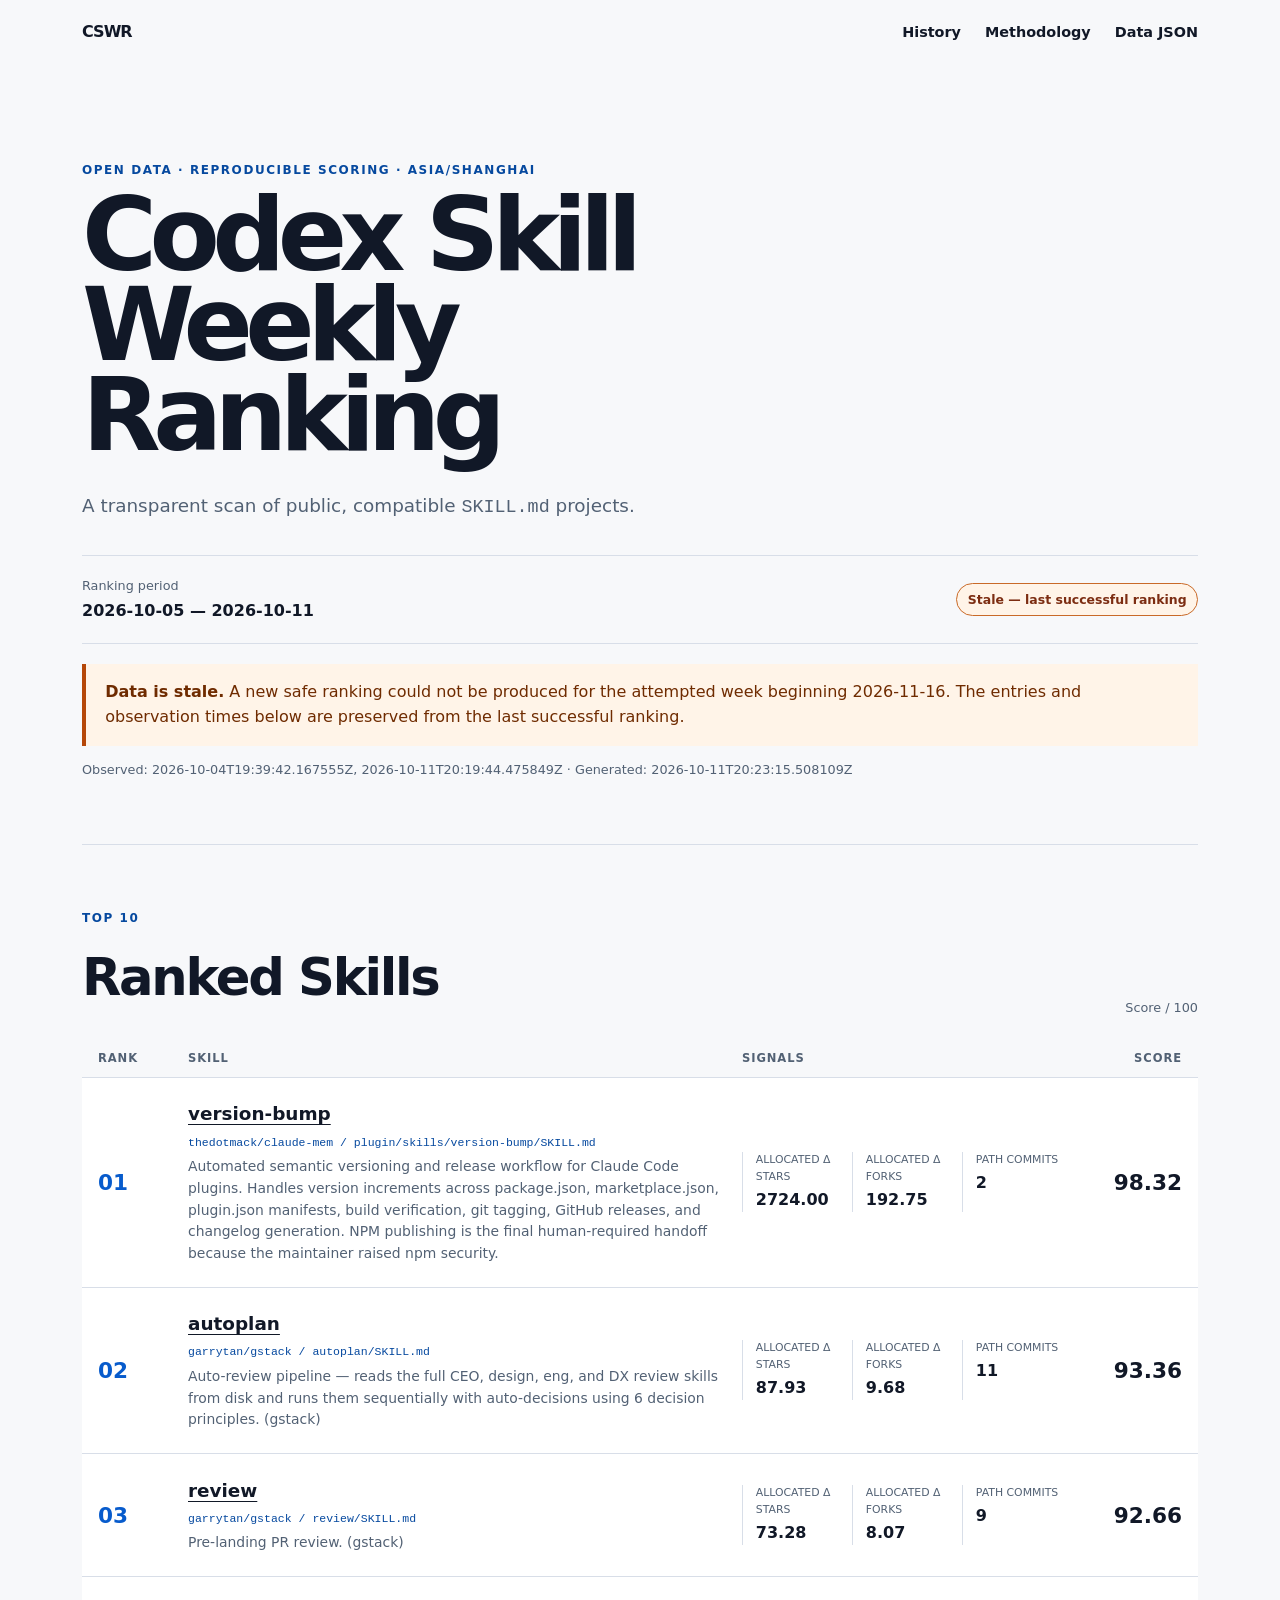
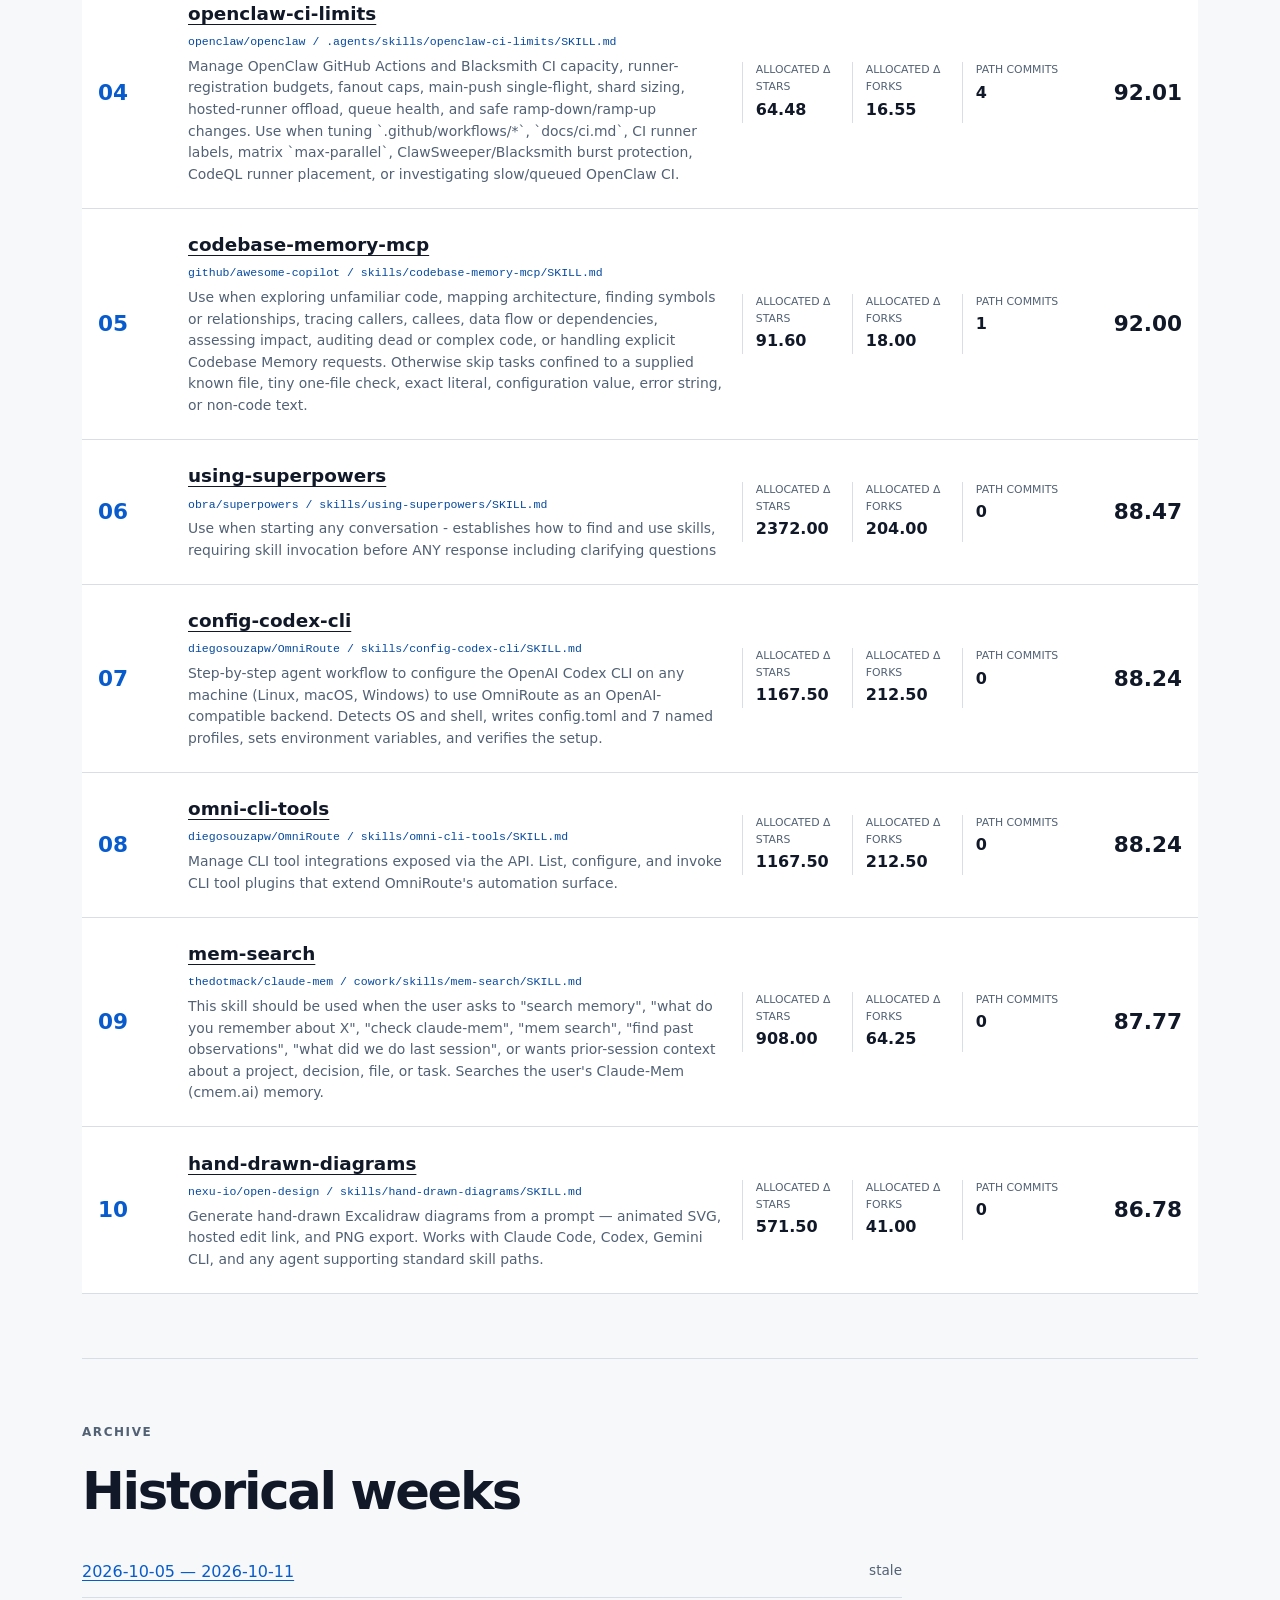
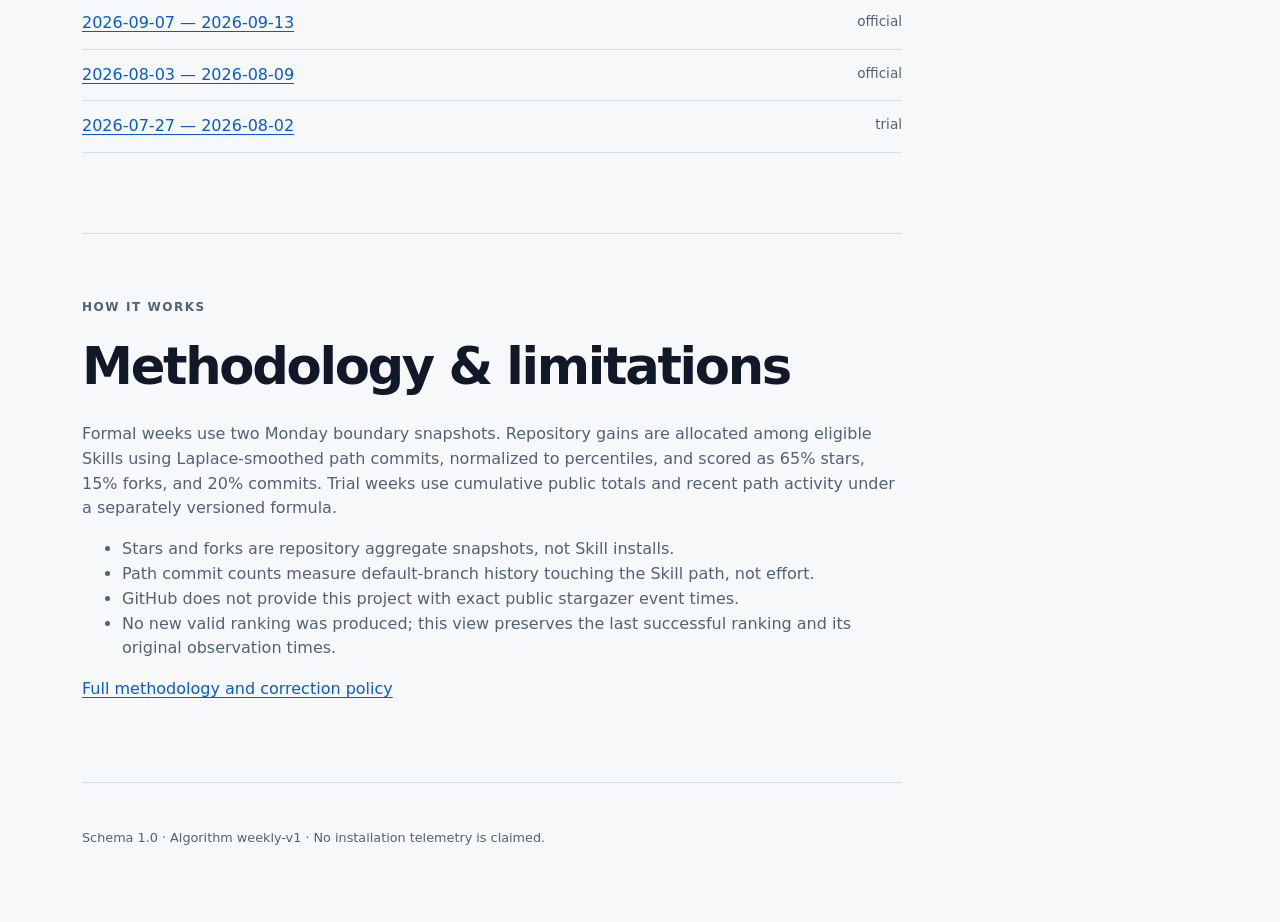
<file: docs/index.html>
<!doctype html>
<html lang="en">
<head>
  <meta charset="utf-8">
  <meta name="viewport" content="width=device-width, initial-scale=1">
  <meta name="description" content="A reproducible weekly ranking of public Codex-compatible Skills.">
  <title>Codex Skill Weekly Ranking · 2026-10-05</title>
  <link rel="stylesheet" href="assets/styles.css">
</head>
<body>
  <a class="skip-link" href="#ranking">Skip to ranking</a>
  <header class="site-header">
    <a class="wordmark" href="index.html" aria-label="Codex Skill Weekly Ranking home">CSWR</a>
    <nav aria-label="Primary">
      <a href="#history">History</a>
      <a href="#methodology">Methodology</a>
      <a href="data/latest.json">Data JSON</a>
    </nav>
  </header>
  <main>
    <section class="hero" aria-labelledby="page-title">
      <p class="eyebrow">Open data · reproducible scoring · Asia/Shanghai</p>
      <h1 id="page-title">Codex Skill<br>Weekly Ranking</h1>
      <p class="lede">A transparent scan of public, compatible <code>SKILL.md</code> projects.</p>
      <div class="period">
        <div>
          <span class="meta-label">Ranking period</span>
          <strong>2026-10-05 — 2026-10-11</strong>
        </div>
        <span class="status status-stale">Stale — last successful ranking</span>
      </div>
      <aside class="notice notice-stale" role="status">
        <strong>Data is stale.</strong>
        A new safe ranking could not be produced for the attempted week beginning 2026-11-16. The entries and observation times below are preserved from the last successful ranking.
      </aside>
      <p class="freshness">Observed: 2026-10-04T19:39:42.167555Z, 2026-10-11T20:19:44.475849Z · Generated: 2026-10-11T20:23:15.508109Z</p>
    </section>

    <section id="ranking" class="ranking-section" aria-labelledby="ranking-title">
      <div class="section-heading">
        <div>
          <p class="eyebrow">Top 10</p>
          <h2 id="ranking-title">Ranked Skills</h2>
        </div>
        <p>Score / 100</p>
      </div>
      <div class="rank-header" aria-hidden="true">
        <span>Rank</span><span>Skill</span><span>Signals</span><span>Score</span>
      </div>
      <ol class="ranking-list">
        <li class="rank-row" data-candidate-key="1048065319:plugin/skills/version-bump/SKILL.md">
          <span class="rank-number" aria-label="Rank 1">01</span>
          <div class="skill-copy">
            <h3><a href="https://github.com/thedotmack/claude-mem/blob/main/plugin/skills/version-bump/SKILL.md" rel="noreferrer">version-bump</a></h3>
            <p class="repo">thedotmack/claude-mem / plugin/skills/version-bump/SKILL.md</p>
            <p>Automated semantic versioning and release workflow for Claude Code plugins. Handles version increments across package.json, marketplace.json, plugin.json manifests, build verification, git tagging, GitHub releases, and changelog generation. NPM publishing is the final human-required handoff because the maintainer raised npm security.</p>
          </div>
          <dl class="metrics">
            <div><dt>Allocated Δ stars</dt><dd>2724.00</dd></div>
            <div><dt>Allocated Δ forks</dt><dd>192.75</dd></div>
            <div><dt>Path commits</dt><dd>2</dd></div>
          </dl>
          <strong class="score">98.32</strong>
        </li>
        <li class="rank-row" data-candidate-key="1179264259:autoplan/SKILL.md">
          <span class="rank-number" aria-label="Rank 2">02</span>
          <div class="skill-copy">
            <h3><a href="https://github.com/garrytan/gstack/blob/main/autoplan/SKILL.md" rel="noreferrer">autoplan</a></h3>
            <p class="repo">garrytan/gstack / autoplan/SKILL.md</p>
            <p>Auto-review pipeline — reads the full CEO, design, eng, and DX review skills from disk and runs them sequentially with auto-decisions using 6 decision principles. (gstack)</p>
          </div>
          <dl class="metrics">
            <div><dt>Allocated Δ stars</dt><dd>87.93</dd></div>
            <div><dt>Allocated Δ forks</dt><dd>9.68</dd></div>
            <div><dt>Path commits</dt><dd>11</dd></div>
          </dl>
          <strong class="score">93.36</strong>
        </li>
        <li class="rank-row" data-candidate-key="1179264259:review/SKILL.md">
          <span class="rank-number" aria-label="Rank 3">03</span>
          <div class="skill-copy">
            <h3><a href="https://github.com/garrytan/gstack/blob/main/review/SKILL.md" rel="noreferrer">review</a></h3>
            <p class="repo">garrytan/gstack / review/SKILL.md</p>
            <p>Pre-landing PR review. (gstack)</p>
          </div>
          <dl class="metrics">
            <div><dt>Allocated Δ stars</dt><dd>73.28</dd></div>
            <div><dt>Allocated Δ forks</dt><dd>8.07</dd></div>
            <div><dt>Path commits</dt><dd>9</dd></div>
          </dl>
          <strong class="score">92.66</strong>
        </li>
        <li class="rank-row" data-candidate-key="1103012935:.agents/skills/openclaw-ci-limits/SKILL.md">
          <span class="rank-number" aria-label="Rank 4">04</span>
          <div class="skill-copy">
            <h3><a href="https://github.com/openclaw/openclaw/blob/main/.agents/skills/openclaw-ci-limits/SKILL.md" rel="noreferrer">openclaw-ci-limits</a></h3>
            <p class="repo">openclaw/openclaw / .agents/skills/openclaw-ci-limits/SKILL.md</p>
            <p>Manage OpenClaw GitHub Actions and Blacksmith CI capacity, runner-registration budgets, fanout caps, main-push single-flight, shard sizing, hosted-runner offload, queue health, and safe ramp-down/ramp-up changes. Use when tuning `.github/workflows/*`, `docs/ci.md`, CI runner labels, matrix `max-parallel`, ClawSweeper/Blacksmith burst protection, CodeQL runner placement, or investigating slow/queued OpenClaw CI.</p>
          </div>
          <dl class="metrics">
            <div><dt>Allocated Δ stars</dt><dd>64.48</dd></div>
            <div><dt>Allocated Δ forks</dt><dd>16.55</dd></div>
            <div><dt>Path commits</dt><dd>4</dd></div>
          </dl>
          <strong class="score">92.01</strong>
        </li>
        <li class="rank-row" data-candidate-key="1000362065:skills/codebase-memory-mcp/SKILL.md">
          <span class="rank-number" aria-label="Rank 5">05</span>
          <div class="skill-copy">
            <h3><a href="https://github.com/github/awesome-copilot/blob/main/skills/codebase-memory-mcp/SKILL.md" rel="noreferrer">codebase-memory-mcp</a></h3>
            <p class="repo">github/awesome-copilot / skills/codebase-memory-mcp/SKILL.md</p>
            <p>Use when exploring unfamiliar code, mapping architecture, finding symbols or relationships, tracing callers, callees, data flow or dependencies, assessing impact, auditing dead or complex code, or handling explicit Codebase Memory requests. Otherwise skip tasks confined to a supplied known file, tiny one-file check, exact literal, configuration value, error string, or non-code text.</p>
          </div>
          <dl class="metrics">
            <div><dt>Allocated Δ stars</dt><dd>91.60</dd></div>
            <div><dt>Allocated Δ forks</dt><dd>18.00</dd></div>
            <div><dt>Path commits</dt><dd>1</dd></div>
          </dl>
          <strong class="score">92.00</strong>
        </li>
        <li class="rank-row" data-candidate-key="1073224795:skills/using-superpowers/SKILL.md">
          <span class="rank-number" aria-label="Rank 6">06</span>
          <div class="skill-copy">
            <h3><a href="https://github.com/obra/superpowers/blob/main/skills/using-superpowers/SKILL.md" rel="noreferrer">using-superpowers</a></h3>
            <p class="repo">obra/superpowers / skills/using-superpowers/SKILL.md</p>
            <p>Use when starting any conversation - establishes how to find and use skills, requiring skill invocation before ANY response including clarifying questions</p>
          </div>
          <dl class="metrics">
            <div><dt>Allocated Δ stars</dt><dd>2372.00</dd></div>
            <div><dt>Allocated Δ forks</dt><dd>204.00</dd></div>
            <div><dt>Path commits</dt><dd>0</dd></div>
          </dl>
          <strong class="score">88.47</strong>
        </li>
        <li class="rank-row" data-candidate-key="1157102282:skills/config-codex-cli/SKILL.md">
          <span class="rank-number" aria-label="Rank 7">07</span>
          <div class="skill-copy">
            <h3><a href="https://github.com/diegosouzapw/OmniRoute/blob/release%2Fv3.8.51/skills/config-codex-cli/SKILL.md" rel="noreferrer">config-codex-cli</a></h3>
            <p class="repo">diegosouzapw/OmniRoute / skills/config-codex-cli/SKILL.md</p>
            <p>Step-by-step agent workflow to configure the OpenAI Codex CLI on any machine (Linux, macOS, Windows) to use OmniRoute as an OpenAI-compatible backend. Detects OS and shell, writes config.toml and 7 named profiles, sets environment variables, and verifies the setup.</p>
          </div>
          <dl class="metrics">
            <div><dt>Allocated Δ stars</dt><dd>1167.50</dd></div>
            <div><dt>Allocated Δ forks</dt><dd>212.50</dd></div>
            <div><dt>Path commits</dt><dd>0</dd></div>
          </dl>
          <strong class="score">88.24</strong>
        </li>
        <li class="rank-row" data-candidate-key="1157102282:skills/omni-cli-tools/SKILL.md">
          <span class="rank-number" aria-label="Rank 8">08</span>
          <div class="skill-copy">
            <h3><a href="https://github.com/diegosouzapw/OmniRoute/blob/release%2Fv3.8.51/skills/omni-cli-tools/SKILL.md" rel="noreferrer">omni-cli-tools</a></h3>
            <p class="repo">diegosouzapw/OmniRoute / skills/omni-cli-tools/SKILL.md</p>
            <p>Manage CLI tool integrations exposed via the API. List, configure, and invoke CLI tool plugins that extend OmniRoute&#39;s automation surface.</p>
          </div>
          <dl class="metrics">
            <div><dt>Allocated Δ stars</dt><dd>1167.50</dd></div>
            <div><dt>Allocated Δ forks</dt><dd>212.50</dd></div>
            <div><dt>Path commits</dt><dd>0</dd></div>
          </dl>
          <strong class="score">88.24</strong>
        </li>
        <li class="rank-row" data-candidate-key="1048065319:cowork/skills/mem-search/SKILL.md">
          <span class="rank-number" aria-label="Rank 9">09</span>
          <div class="skill-copy">
            <h3><a href="https://github.com/thedotmack/claude-mem/blob/main/cowork/skills/mem-search/SKILL.md" rel="noreferrer">mem-search</a></h3>
            <p class="repo">thedotmack/claude-mem / cowork/skills/mem-search/SKILL.md</p>
            <p>This skill should be used when the user asks to &#34;search memory&#34;, &#34;what do you remember about X&#34;, &#34;check claude-mem&#34;, &#34;mem search&#34;, &#34;find past observations&#34;, &#34;what did we do last session&#34;, or wants prior-session context about a project, decision, file, or task. Searches the user&#39;s Claude-Mem (cmem.ai) memory.</p>
          </div>
          <dl class="metrics">
            <div><dt>Allocated Δ stars</dt><dd>908.00</dd></div>
            <div><dt>Allocated Δ forks</dt><dd>64.25</dd></div>
            <div><dt>Path commits</dt><dd>0</dd></div>
          </dl>
          <strong class="score">87.77</strong>
        </li>
        <li class="rank-row" data-candidate-key="1223170290:skills/hand-drawn-diagrams/SKILL.md">
          <span class="rank-number" aria-label="Rank 10">10</span>
          <div class="skill-copy">
            <h3><a href="https://github.com/nexu-io/open-design/blob/main/skills/hand-drawn-diagrams/SKILL.md" rel="noreferrer">hand-drawn-diagrams</a></h3>
            <p class="repo">nexu-io/open-design / skills/hand-drawn-diagrams/SKILL.md</p>
            <p>Generate hand-drawn Excalidraw diagrams from a prompt — animated SVG, hosted edit link, and PNG export. Works with Claude Code, Codex, Gemini CLI, and any agent supporting standard skill paths.</p>
          </div>
          <dl class="metrics">
            <div><dt>Allocated Δ stars</dt><dd>571.50</dd></div>
            <div><dt>Allocated Δ forks</dt><dd>41.00</dd></div>
            <div><dt>Path commits</dt><dd>0</dd></div>
          </dl>
          <strong class="score">86.78</strong>
        </li>
      </ol>
    </section>

    <section id="history" class="text-section" aria-labelledby="history-title">
      <p class="eyebrow">Archive</p>
      <h2 id="history-title">Historical weeks</h2>
      <ul class="history-list">
        <li><a href="weeks/2026-10-05.html">2026-10-05 — 2026-10-11</a><span>stale</span></li>
        <li><a href="weeks/2026-09-07.html">2026-09-07 — 2026-09-13</a><span>official</span></li>
        <li><a href="weeks/2026-08-03.html">2026-08-03 — 2026-08-09</a><span>official</span></li>
        <li><a href="weeks/2026-07-27.html">2026-07-27 — 2026-08-02</a><span>trial</span></li>
      </ul>
    </section>

    <section id="methodology" class="text-section" aria-labelledby="methodology-title">
      <p class="eyebrow">How it works</p>
      <h2 id="methodology-title">Methodology & limitations</h2>
      <p>Formal weeks use two Monday boundary snapshots. Repository gains are allocated among eligible Skills using Laplace-smoothed path commits, normalized to percentiles, and scored as 65% stars, 15% forks, and 20% commits. Trial weeks use cumulative public totals and recent path activity under a separately versioned formula.</p>
      <ul>
<li>Stars and forks are repository aggregate snapshots, not Skill installs.</li><li>Path commit counts measure default-branch history touching the Skill path, not effort.</li><li>GitHub does not provide this project with exact public stargazer event times.</li><li>No new valid ranking was produced; this view preserves the last successful ranking and its original observation times.</li>      </ul>
      <p><a href="METHODOLOGY.md">Full methodology and correction policy</a></p>
    </section>
  </main>
  <footer>
    <p>Schema 1.0 · Algorithm weekly-v1 · No installation telemetry is claimed.</p>
  </footer>
  <script src="assets/site.js" defer></script>
</body>
</html>
</file>
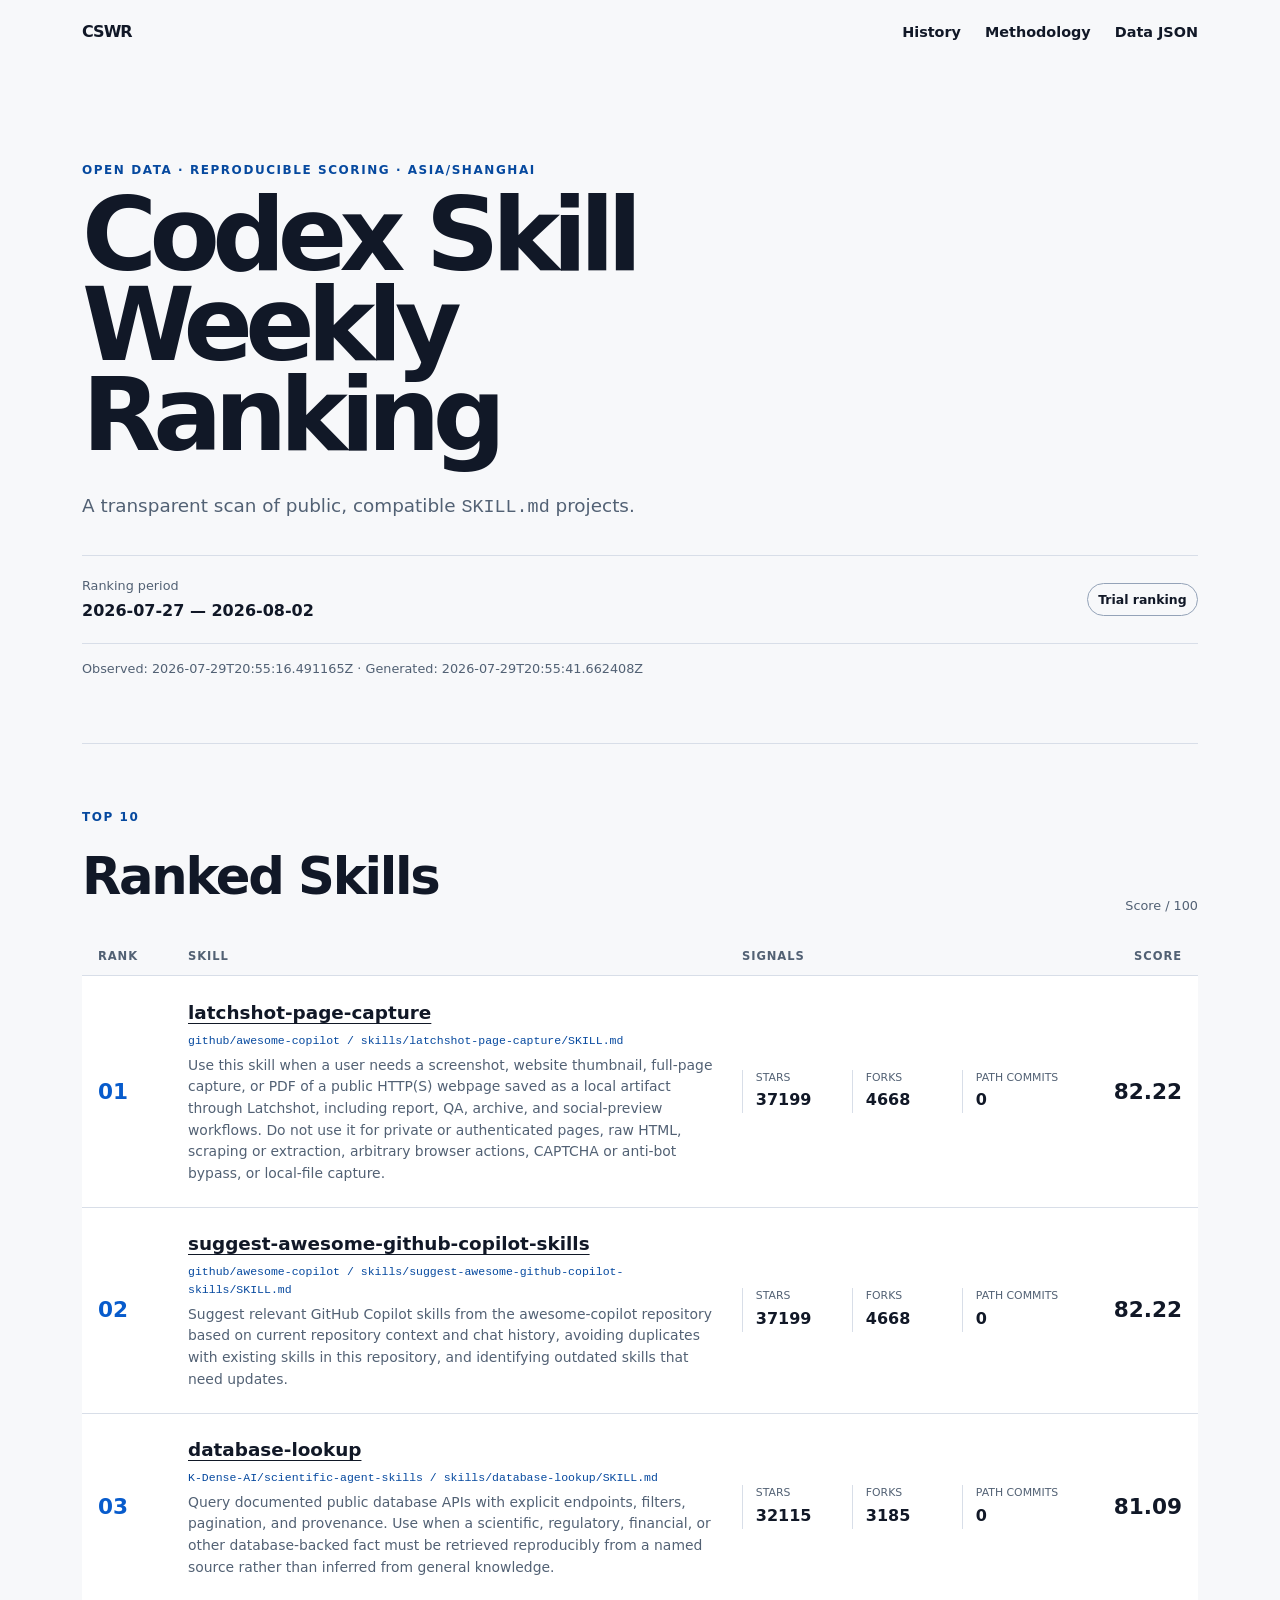
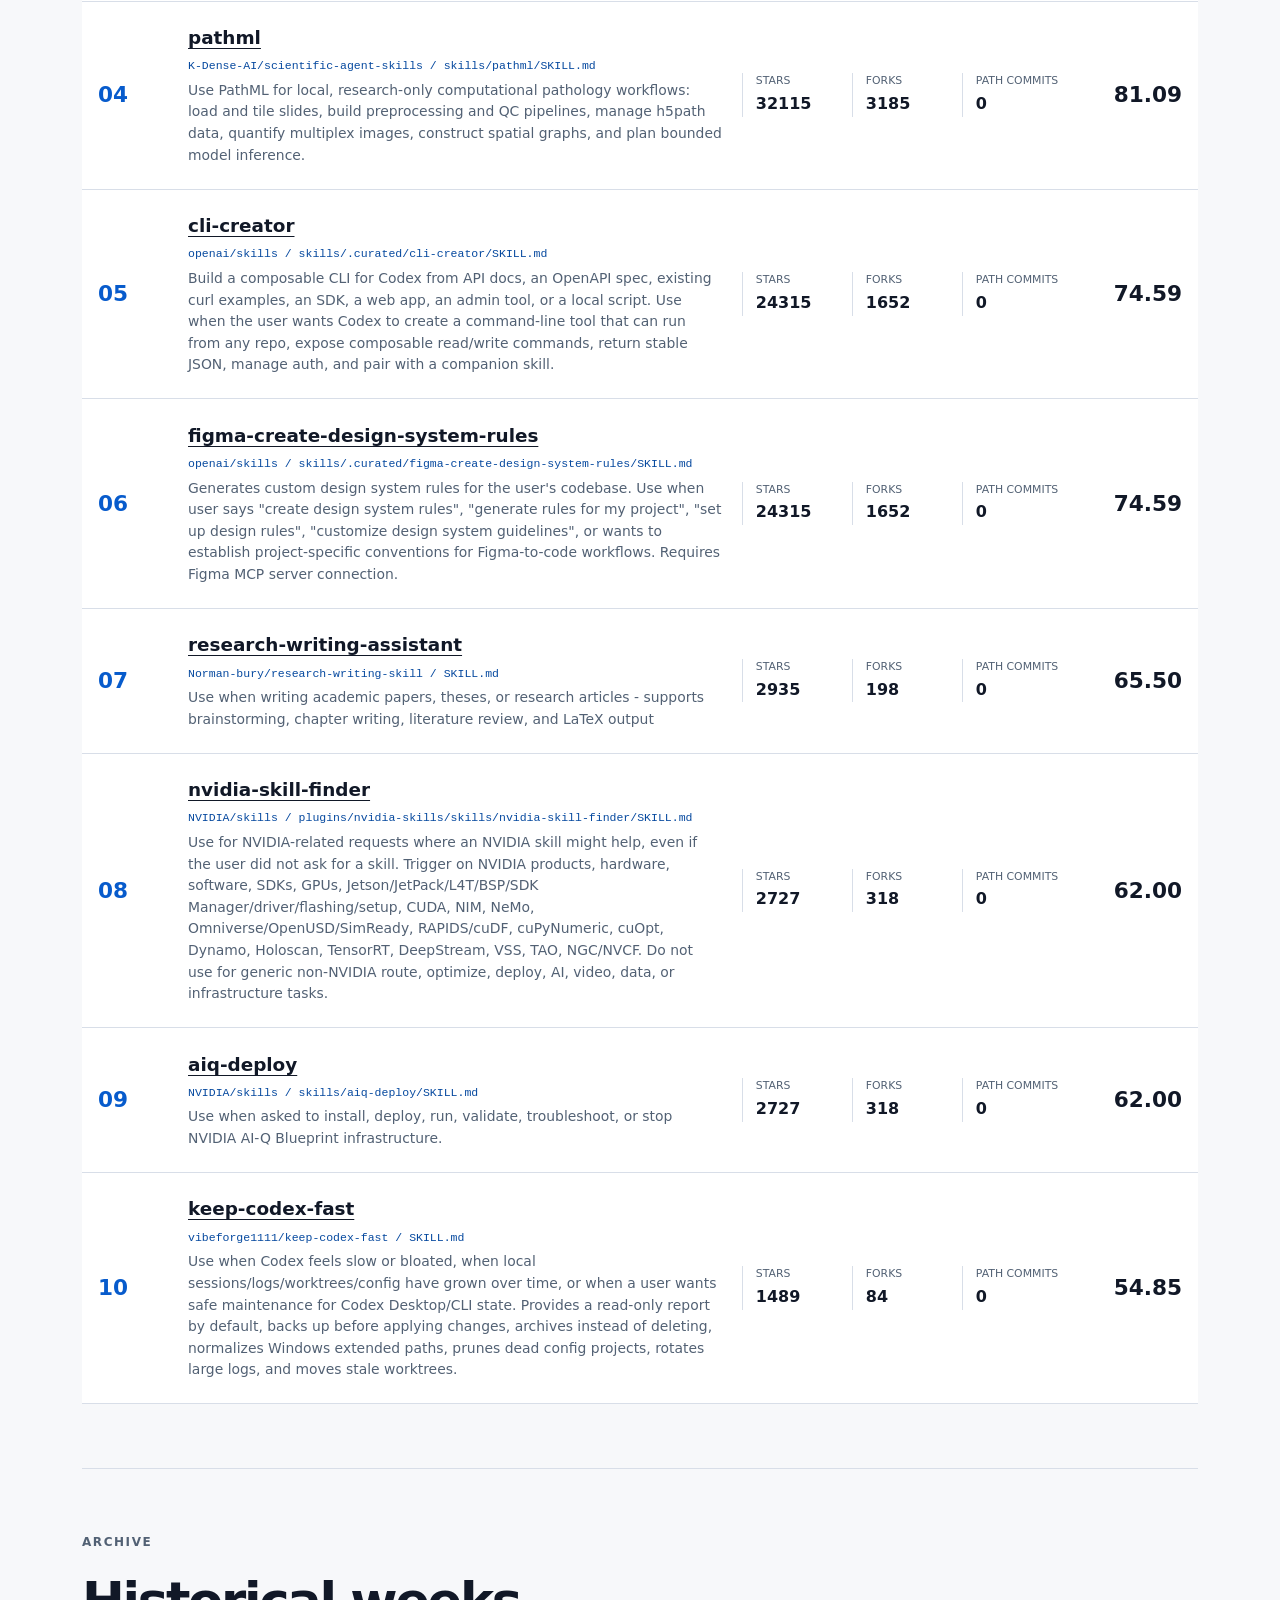
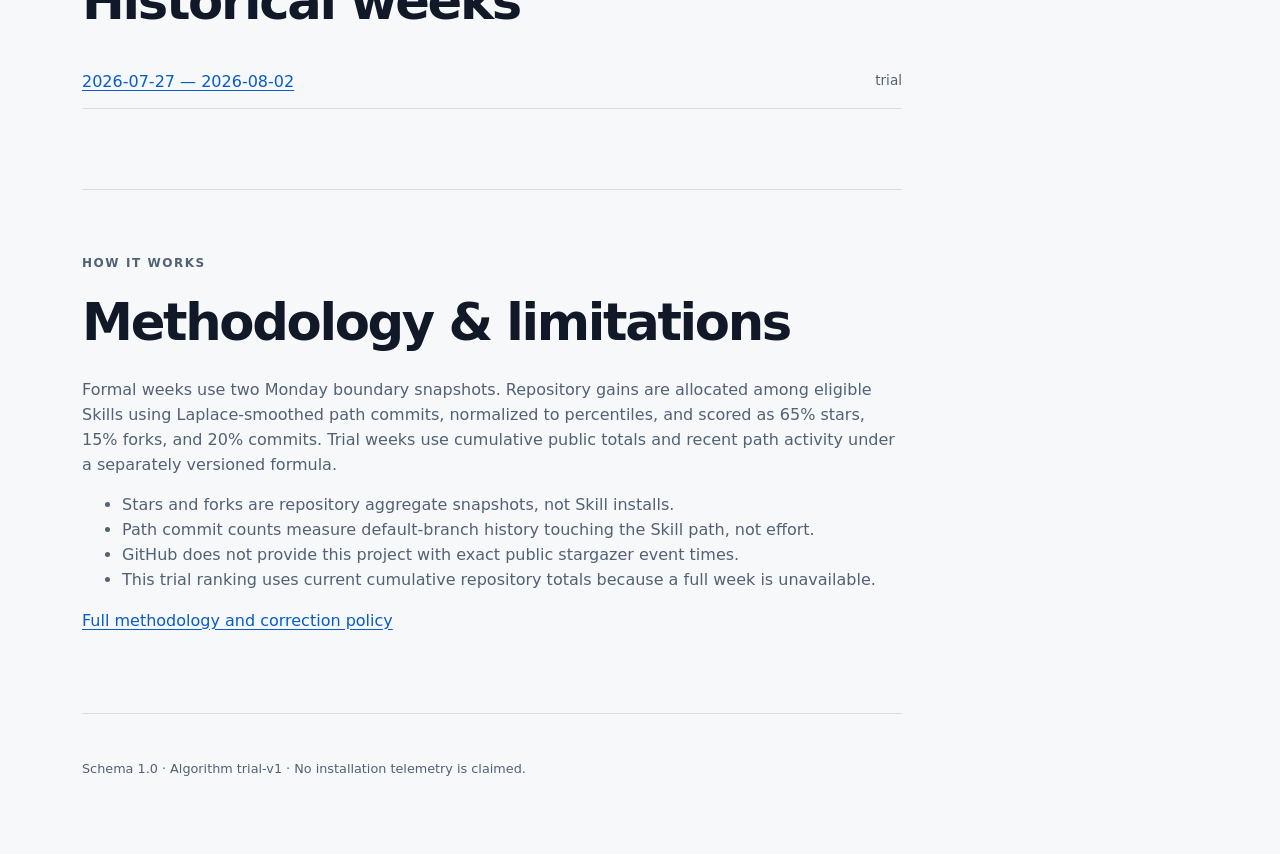
<file: docs/weeks/2026-07-27.html>
<!doctype html>
<html lang="en">
<head>
  <meta charset="utf-8">
  <meta name="viewport" content="width=device-width, initial-scale=1">
  <meta name="description" content="A reproducible weekly ranking of public Codex-compatible Skills.">
  <title>Codex Skill Weekly Ranking · 2026-07-27</title>
  <link rel="stylesheet" href="../assets/styles.css">
</head>
<body>
  <a class="skip-link" href="#ranking">Skip to ranking</a>
  <header class="site-header">
    <a class="wordmark" href="../index.html" aria-label="Codex Skill Weekly Ranking home">CSWR</a>
    <nav aria-label="Primary">
      <a href="#history">History</a>
      <a href="#methodology">Methodology</a>
      <a href="../data/2026-07-27.json">Data JSON</a>
    </nav>
  </header>
  <main>
    <section class="hero" aria-labelledby="page-title">
      <p class="eyebrow">Open data · reproducible scoring · Asia/Shanghai</p>
      <h1 id="page-title">Codex Skill<br>Weekly Ranking</h1>
      <p class="lede">A transparent scan of public, compatible <code>SKILL.md</code> projects.</p>
      <div class="period">
        <div>
          <span class="meta-label">Ranking period</span>
          <strong>2026-07-27 — 2026-08-02</strong>
        </div>
        <span class="status">Trial ranking</span>
      </div>
      <p class="freshness">Observed: 2026-07-29T20:55:16.491165Z · Generated: 2026-07-29T20:55:41.662408Z</p>
    </section>

    <section id="ranking" class="ranking-section" aria-labelledby="ranking-title">
      <div class="section-heading">
        <div>
          <p class="eyebrow">Top 10</p>
          <h2 id="ranking-title">Ranked Skills</h2>
        </div>
        <p>Score / 100</p>
      </div>
      <div class="rank-header" aria-hidden="true">
        <span>Rank</span><span>Skill</span><span>Signals</span><span>Score</span>
      </div>
      <ol class="ranking-list">
        <li class="rank-row" data-candidate-key="1000362065:skills/latchshot-page-capture/SKILL.md">
          <span class="rank-number" aria-label="Rank 1">01</span>
          <div class="skill-copy">
            <h3><a href="https://github.com/github/awesome-copilot/blob/main/skills/latchshot-page-capture/SKILL.md" rel="noreferrer">latchshot-page-capture</a></h3>
            <p class="repo">github/awesome-copilot / skills/latchshot-page-capture/SKILL.md</p>
            <p>Use this skill when a user needs a screenshot, website thumbnail, full-page capture, or PDF of a public HTTP(S) webpage saved as a local artifact through Latchshot, including report, QA, archive, and social-preview workflows. Do not use it for private or authenticated pages, raw HTML, scraping or extraction, arbitrary browser actions, CAPTCHA or anti-bot bypass, or local-file capture.</p>
          </div>
          <dl class="metrics">
            <div><dt>Stars</dt><dd>37199</dd></div>
            <div><dt>Forks</dt><dd>4668</dd></div>
            <div><dt>Path commits</dt><dd>0</dd></div>
          </dl>
          <strong class="score">82.22</strong>
        </li>
        <li class="rank-row" data-candidate-key="1000362065:skills/suggest-awesome-github-copilot-skills/SKILL.md">
          <span class="rank-number" aria-label="Rank 2">02</span>
          <div class="skill-copy">
            <h3><a href="https://github.com/github/awesome-copilot/blob/main/skills/suggest-awesome-github-copilot-skills/SKILL.md" rel="noreferrer">suggest-awesome-github-copilot-skills</a></h3>
            <p class="repo">github/awesome-copilot / skills/suggest-awesome-github-copilot-skills/SKILL.md</p>
            <p>Suggest relevant GitHub Copilot skills from the awesome-copilot repository based on current repository context and chat history, avoiding duplicates with existing skills in this repository, and identifying outdated skills that need updates.</p>
          </div>
          <dl class="metrics">
            <div><dt>Stars</dt><dd>37199</dd></div>
            <div><dt>Forks</dt><dd>4668</dd></div>
            <div><dt>Path commits</dt><dd>0</dd></div>
          </dl>
          <strong class="score">82.22</strong>
        </li>
        <li class="rank-row" data-candidate-key="1079456184:skills/database-lookup/SKILL.md">
          <span class="rank-number" aria-label="Rank 3">03</span>
          <div class="skill-copy">
            <h3><a href="https://github.com/K-Dense-AI/scientific-agent-skills/blob/main/skills/database-lookup/SKILL.md" rel="noreferrer">database-lookup</a></h3>
            <p class="repo">K-Dense-AI/scientific-agent-skills / skills/database-lookup/SKILL.md</p>
            <p>Query documented public database APIs with explicit endpoints, filters, pagination, and provenance. Use when a scientific, regulatory, financial, or other database-backed fact must be retrieved reproducibly from a named source rather than inferred from general knowledge.</p>
          </div>
          <dl class="metrics">
            <div><dt>Stars</dt><dd>32115</dd></div>
            <div><dt>Forks</dt><dd>3185</dd></div>
            <div><dt>Path commits</dt><dd>0</dd></div>
          </dl>
          <strong class="score">81.09</strong>
        </li>
        <li class="rank-row" data-candidate-key="1079456184:skills/pathml/SKILL.md">
          <span class="rank-number" aria-label="Rank 4">04</span>
          <div class="skill-copy">
            <h3><a href="https://github.com/K-Dense-AI/scientific-agent-skills/blob/main/skills/pathml/SKILL.md" rel="noreferrer">pathml</a></h3>
            <p class="repo">K-Dense-AI/scientific-agent-skills / skills/pathml/SKILL.md</p>
            <p>Use PathML for local, research-only computational pathology workflows: load and tile slides, build preprocessing and QC pipelines, manage h5path data, quantify multiplex images, construct spatial graphs, and plan bounded model inference.</p>
          </div>
          <dl class="metrics">
            <div><dt>Stars</dt><dd>32115</dd></div>
            <div><dt>Forks</dt><dd>3185</dd></div>
            <div><dt>Path commits</dt><dd>0</dd></div>
          </dl>
          <strong class="score">81.09</strong>
        </li>
        <li class="rank-row" data-candidate-key="1103643573:skills/.curated/cli-creator/SKILL.md">
          <span class="rank-number" aria-label="Rank 5">05</span>
          <div class="skill-copy">
            <h3><a href="https://github.com/openai/skills/blob/main/skills/.curated/cli-creator/SKILL.md" rel="noreferrer">cli-creator</a></h3>
            <p class="repo">openai/skills / skills/.curated/cli-creator/SKILL.md</p>
            <p>Build a composable CLI for Codex from API docs, an OpenAPI spec, existing curl examples, an SDK, a web app, an admin tool, or a local script. Use when the user wants Codex to create a command-line tool that can run from any repo, expose composable read/write commands, return stable JSON, manage auth, and pair with a companion skill.</p>
          </div>
          <dl class="metrics">
            <div><dt>Stars</dt><dd>24315</dd></div>
            <div><dt>Forks</dt><dd>1652</dd></div>
            <div><dt>Path commits</dt><dd>0</dd></div>
          </dl>
          <strong class="score">74.59</strong>
        </li>
        <li class="rank-row" data-candidate-key="1103643573:skills/.curated/figma-create-design-system-rules/SKILL.md">
          <span class="rank-number" aria-label="Rank 6">06</span>
          <div class="skill-copy">
            <h3><a href="https://github.com/openai/skills/blob/main/skills/.curated/figma-create-design-system-rules/SKILL.md" rel="noreferrer">figma-create-design-system-rules</a></h3>
            <p class="repo">openai/skills / skills/.curated/figma-create-design-system-rules/SKILL.md</p>
            <p>Generates custom design system rules for the user&#39;s codebase. Use when user says &#34;create design system rules&#34;, &#34;generate rules for my project&#34;, &#34;set up design rules&#34;, &#34;customize design system guidelines&#34;, or wants to establish project-specific conventions for Figma-to-code workflows. Requires Figma MCP server connection.</p>
          </div>
          <dl class="metrics">
            <div><dt>Stars</dt><dd>24315</dd></div>
            <div><dt>Forks</dt><dd>1652</dd></div>
            <div><dt>Path commits</dt><dd>0</dd></div>
          </dl>
          <strong class="score">74.59</strong>
        </li>
        <li class="rank-row" data-candidate-key="1172189879:SKILL.md">
          <span class="rank-number" aria-label="Rank 7">07</span>
          <div class="skill-copy">
            <h3><a href="https://github.com/Norman-bury/research-writing-skill/blob/main/SKILL.md" rel="noreferrer">research-writing-assistant</a></h3>
            <p class="repo">Norman-bury/research-writing-skill / SKILL.md</p>
            <p>Use when writing academic papers, theses, or research articles - supports brainstorming, chapter writing, literature review, and LaTeX output</p>
          </div>
          <dl class="metrics">
            <div><dt>Stars</dt><dd>2935</dd></div>
            <div><dt>Forks</dt><dd>198</dd></div>
            <div><dt>Path commits</dt><dd>0</dd></div>
          </dl>
          <strong class="score">65.50</strong>
        </li>
        <li class="rank-row" data-candidate-key="1167034425:plugins/nvidia-skills/skills/nvidia-skill-finder/SKILL.md">
          <span class="rank-number" aria-label="Rank 8">08</span>
          <div class="skill-copy">
            <h3><a href="https://github.com/NVIDIA/skills/blob/main/plugins/nvidia-skills/skills/nvidia-skill-finder/SKILL.md" rel="noreferrer">nvidia-skill-finder</a></h3>
            <p class="repo">NVIDIA/skills / plugins/nvidia-skills/skills/nvidia-skill-finder/SKILL.md</p>
            <p>Use for NVIDIA-related requests where an NVIDIA skill might help, even if the user did not ask for a skill. Trigger on NVIDIA products, hardware, software, SDKs, GPUs, Jetson/JetPack/L4T/BSP/SDK Manager/driver/flashing/setup, CUDA, NIM, NeMo, Omniverse/OpenUSD/SimReady, RAPIDS/cuDF, cuPyNumeric, cuOpt, Dynamo, Holoscan, TensorRT, DeepStream, VSS, TAO, NGC/NVCF. Do not use for generic non-NVIDIA route, optimize, deploy, AI, video, data, or infrastructure tasks.</p>
          </div>
          <dl class="metrics">
            <div><dt>Stars</dt><dd>2727</dd></div>
            <div><dt>Forks</dt><dd>318</dd></div>
            <div><dt>Path commits</dt><dd>0</dd></div>
          </dl>
          <strong class="score">62.00</strong>
        </li>
        <li class="rank-row" data-candidate-key="1167034425:skills/aiq-deploy/SKILL.md">
          <span class="rank-number" aria-label="Rank 9">09</span>
          <div class="skill-copy">
            <h3><a href="https://github.com/NVIDIA/skills/blob/main/skills/aiq-deploy/SKILL.md" rel="noreferrer">aiq-deploy</a></h3>
            <p class="repo">NVIDIA/skills / skills/aiq-deploy/SKILL.md</p>
            <p>Use when asked to install, deploy, run, validate, troubleshoot, or stop NVIDIA AI-Q Blueprint infrastructure.</p>
          </div>
          <dl class="metrics">
            <div><dt>Stars</dt><dd>2727</dd></div>
            <div><dt>Forks</dt><dd>318</dd></div>
            <div><dt>Path commits</dt><dd>0</dd></div>
          </dl>
          <strong class="score">62.00</strong>
        </li>
        <li class="rank-row" data-candidate-key="1227136277:SKILL.md">
          <span class="rank-number" aria-label="Rank 10">10</span>
          <div class="skill-copy">
            <h3><a href="https://github.com/vibeforge1111/keep-codex-fast/blob/main/SKILL.md" rel="noreferrer">keep-codex-fast</a></h3>
            <p class="repo">vibeforge1111/keep-codex-fast / SKILL.md</p>
            <p>Use when Codex feels slow or bloated, when local sessions/logs/worktrees/config have grown over time, or when a user wants safe maintenance for Codex Desktop/CLI state. Provides a read-only report by default, backs up before applying changes, archives instead of deleting, normalizes Windows extended paths, prunes dead config projects, rotates large logs, and moves stale worktrees.</p>
          </div>
          <dl class="metrics">
            <div><dt>Stars</dt><dd>1489</dd></div>
            <div><dt>Forks</dt><dd>84</dd></div>
            <div><dt>Path commits</dt><dd>0</dd></div>
          </dl>
          <strong class="score">54.85</strong>
        </li>
      </ol>
    </section>

    <section id="history" class="text-section" aria-labelledby="history-title">
      <p class="eyebrow">Archive</p>
      <h2 id="history-title">Historical weeks</h2>
      <ul class="history-list">
        <li><a href="../weeks/2026-07-27.html">2026-07-27 — 2026-08-02</a><span>trial</span></li>
      </ul>
    </section>

    <section id="methodology" class="text-section" aria-labelledby="methodology-title">
      <p class="eyebrow">How it works</p>
      <h2 id="methodology-title">Methodology & limitations</h2>
      <p>Formal weeks use two Monday boundary snapshots. Repository gains are allocated among eligible Skills using Laplace-smoothed path commits, normalized to percentiles, and scored as 65% stars, 15% forks, and 20% commits. Trial weeks use cumulative public totals and recent path activity under a separately versioned formula.</p>
      <ul>
<li>Stars and forks are repository aggregate snapshots, not Skill installs.</li><li>Path commit counts measure default-branch history touching the Skill path, not effort.</li><li>GitHub does not provide this project with exact public stargazer event times.</li><li>This trial ranking uses current cumulative repository totals because a full week is unavailable.</li>      </ul>
      <p><a href="../METHODOLOGY.md">Full methodology and correction policy</a></p>
    </section>
  </main>
  <footer>
    <p>Schema 1.0 · Algorithm trial-v1 · No installation telemetry is claimed.</p>
  </footer>
  <script src="../assets/site.js" defer></script>
</body>
</html>
</file>
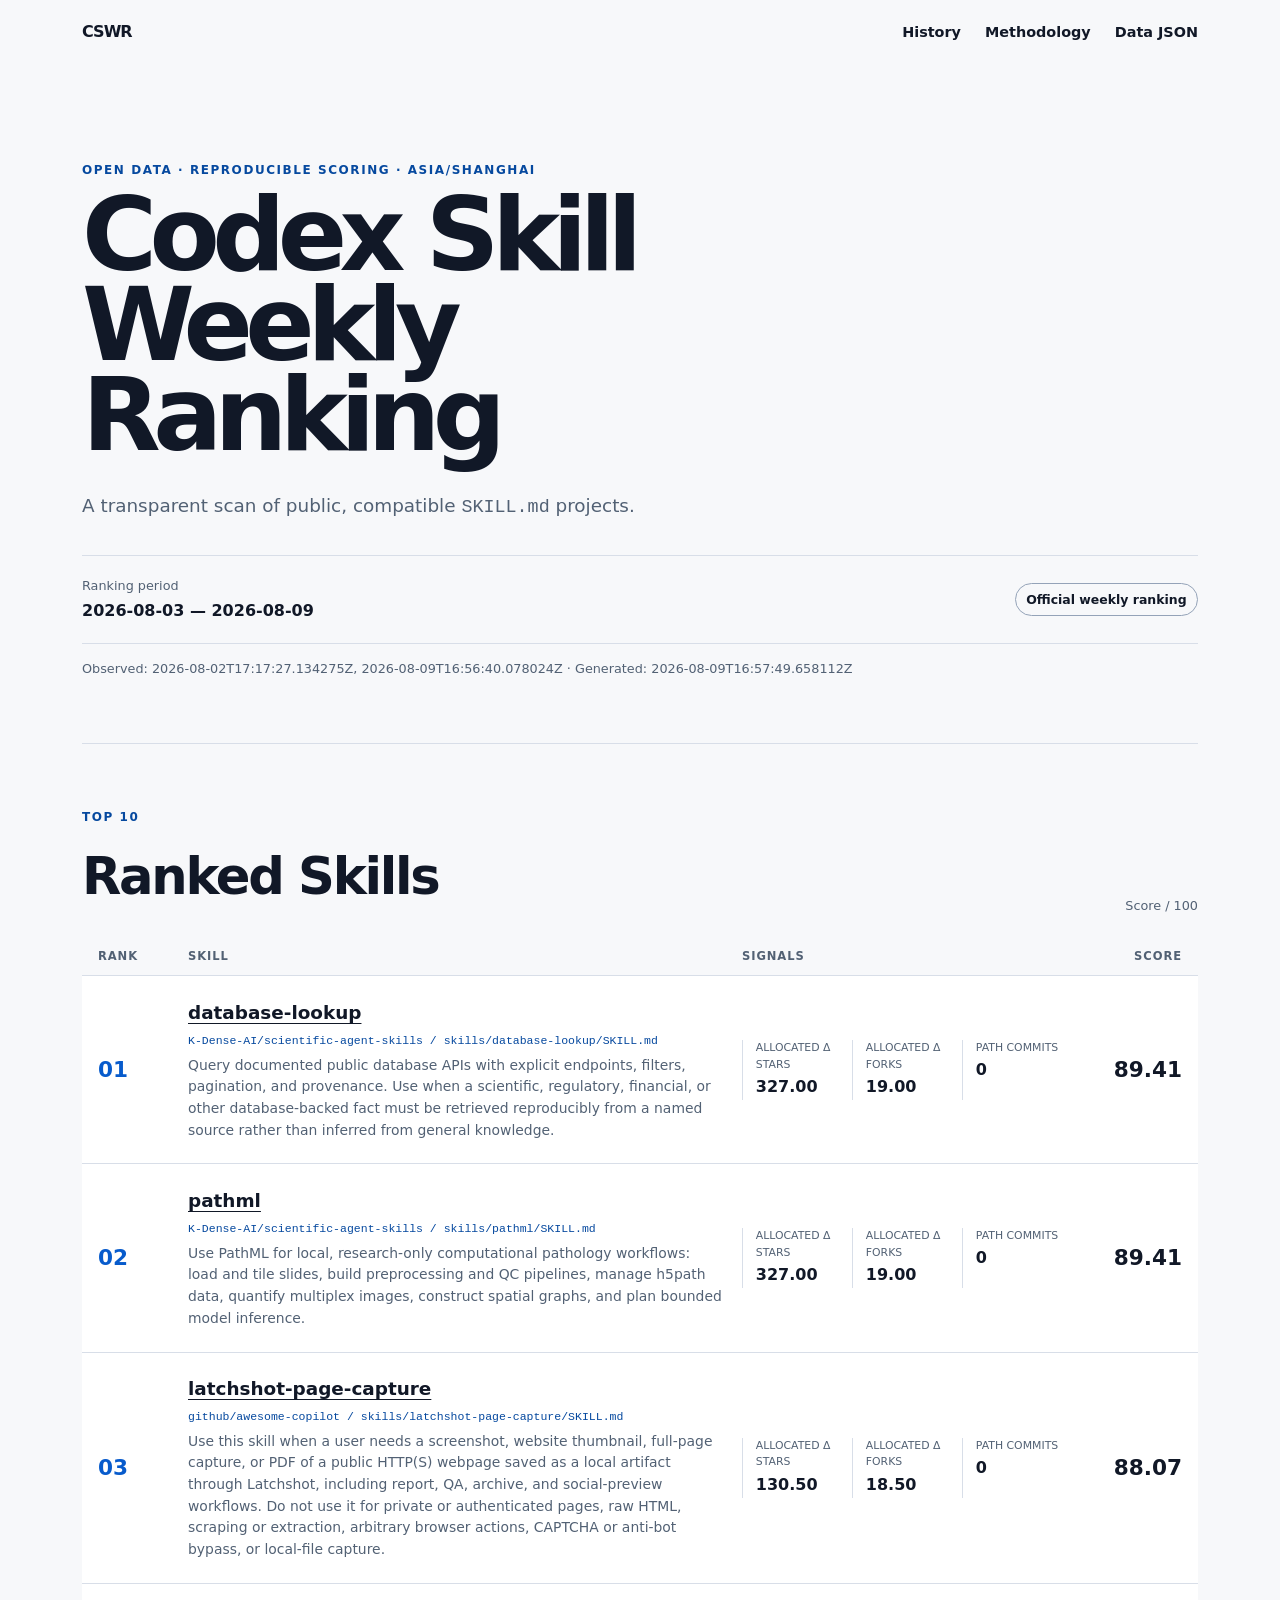
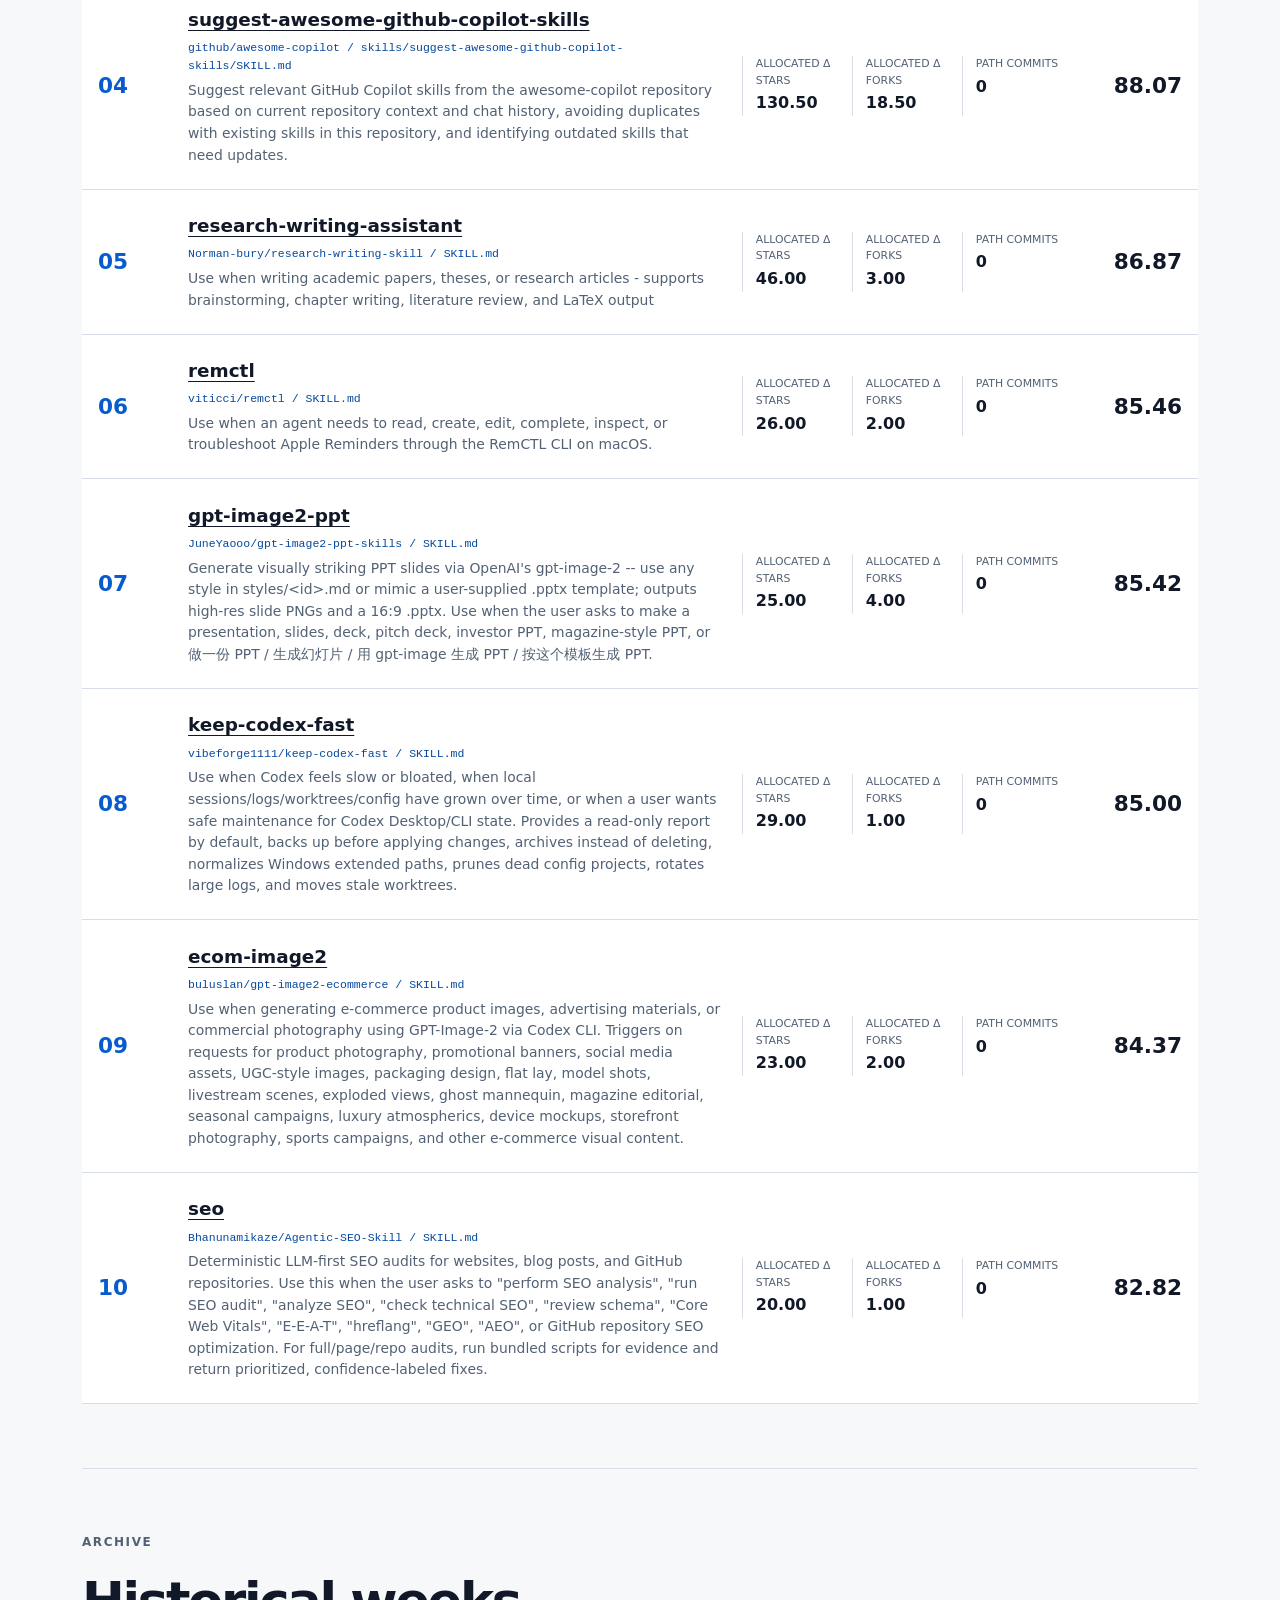
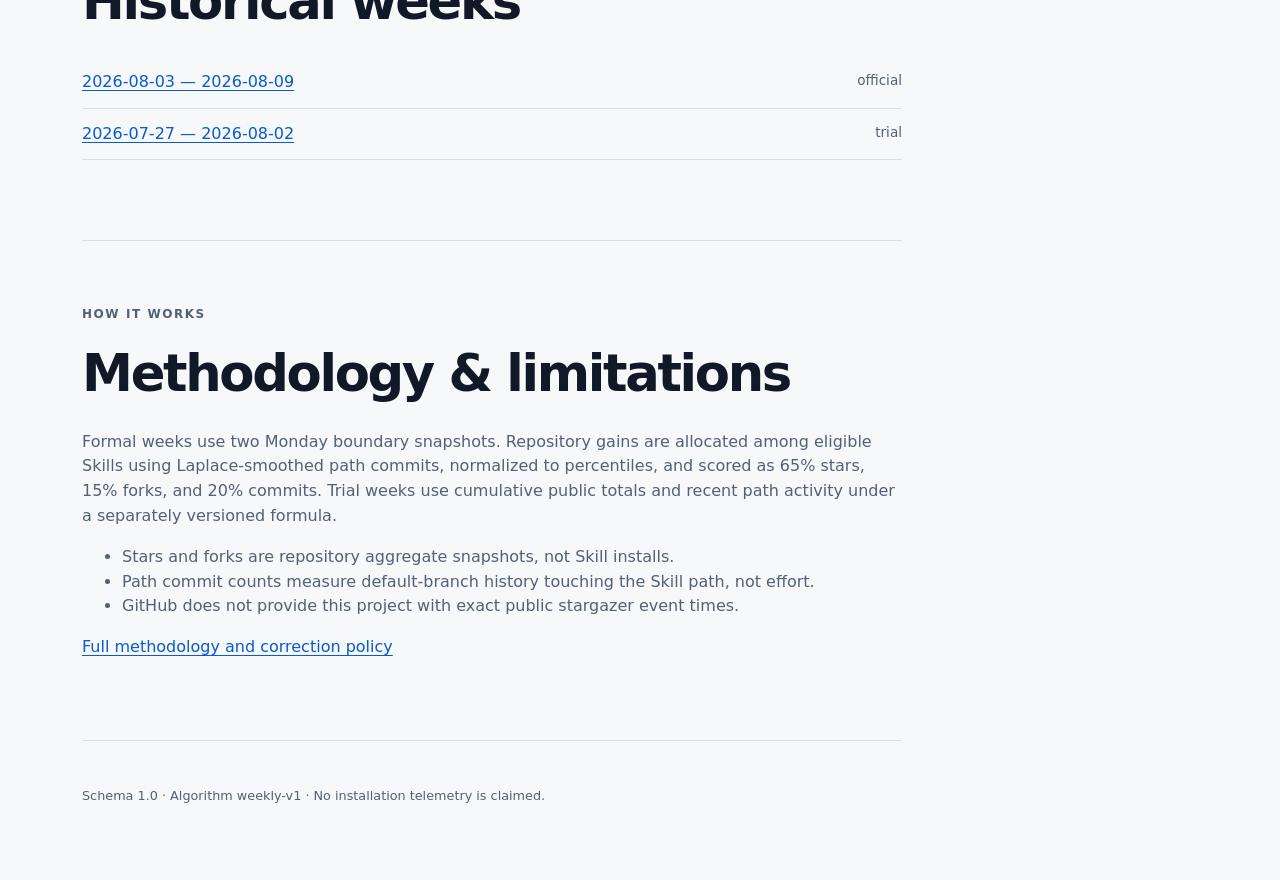
<file: docs/weeks/2026-08-03.html>
<!doctype html>
<html lang="en">
<head>
  <meta charset="utf-8">
  <meta name="viewport" content="width=device-width, initial-scale=1">
  <meta name="description" content="A reproducible weekly ranking of public Codex-compatible Skills.">
  <title>Codex Skill Weekly Ranking · 2026-08-03</title>
  <link rel="stylesheet" href="../assets/styles.css">
</head>
<body>
  <a class="skip-link" href="#ranking">Skip to ranking</a>
  <header class="site-header">
    <a class="wordmark" href="../index.html" aria-label="Codex Skill Weekly Ranking home">CSWR</a>
    <nav aria-label="Primary">
      <a href="#history">History</a>
      <a href="#methodology">Methodology</a>
      <a href="../data/2026-08-03.json">Data JSON</a>
    </nav>
  </header>
  <main>
    <section class="hero" aria-labelledby="page-title">
      <p class="eyebrow">Open data · reproducible scoring · Asia/Shanghai</p>
      <h1 id="page-title">Codex Skill<br>Weekly Ranking</h1>
      <p class="lede">A transparent scan of public, compatible <code>SKILL.md</code> projects.</p>
      <div class="period">
        <div>
          <span class="meta-label">Ranking period</span>
          <strong>2026-08-03 — 2026-08-09</strong>
        </div>
        <span class="status">Official weekly ranking</span>
      </div>
      <p class="freshness">Observed: 2026-08-02T17:17:27.134275Z, 2026-08-09T16:56:40.078024Z · Generated: 2026-08-09T16:57:49.658112Z</p>
    </section>

    <section id="ranking" class="ranking-section" aria-labelledby="ranking-title">
      <div class="section-heading">
        <div>
          <p class="eyebrow">Top 10</p>
          <h2 id="ranking-title">Ranked Skills</h2>
        </div>
        <p>Score / 100</p>
      </div>
      <div class="rank-header" aria-hidden="true">
        <span>Rank</span><span>Skill</span><span>Signals</span><span>Score</span>
      </div>
      <ol class="ranking-list">
        <li class="rank-row" data-candidate-key="1079456184:skills/database-lookup/SKILL.md">
          <span class="rank-number" aria-label="Rank 1">01</span>
          <div class="skill-copy">
            <h3><a href="https://github.com/K-Dense-AI/scientific-agent-skills/blob/main/skills/database-lookup/SKILL.md" rel="noreferrer">database-lookup</a></h3>
            <p class="repo">K-Dense-AI/scientific-agent-skills / skills/database-lookup/SKILL.md</p>
            <p>Query documented public database APIs with explicit endpoints, filters, pagination, and provenance. Use when a scientific, regulatory, financial, or other database-backed fact must be retrieved reproducibly from a named source rather than inferred from general knowledge.</p>
          </div>
          <dl class="metrics">
            <div><dt>Allocated Δ stars</dt><dd>327.00</dd></div>
            <div><dt>Allocated Δ forks</dt><dd>19.00</dd></div>
            <div><dt>Path commits</dt><dd>0</dd></div>
          </dl>
          <strong class="score">89.41</strong>
        </li>
        <li class="rank-row" data-candidate-key="1079456184:skills/pathml/SKILL.md">
          <span class="rank-number" aria-label="Rank 2">02</span>
          <div class="skill-copy">
            <h3><a href="https://github.com/K-Dense-AI/scientific-agent-skills/blob/main/skills/pathml/SKILL.md" rel="noreferrer">pathml</a></h3>
            <p class="repo">K-Dense-AI/scientific-agent-skills / skills/pathml/SKILL.md</p>
            <p>Use PathML for local, research-only computational pathology workflows: load and tile slides, build preprocessing and QC pipelines, manage h5path data, quantify multiplex images, construct spatial graphs, and plan bounded model inference.</p>
          </div>
          <dl class="metrics">
            <div><dt>Allocated Δ stars</dt><dd>327.00</dd></div>
            <div><dt>Allocated Δ forks</dt><dd>19.00</dd></div>
            <div><dt>Path commits</dt><dd>0</dd></div>
          </dl>
          <strong class="score">89.41</strong>
        </li>
        <li class="rank-row" data-candidate-key="1000362065:skills/latchshot-page-capture/SKILL.md">
          <span class="rank-number" aria-label="Rank 3">03</span>
          <div class="skill-copy">
            <h3><a href="https://github.com/github/awesome-copilot/blob/main/skills/latchshot-page-capture/SKILL.md" rel="noreferrer">latchshot-page-capture</a></h3>
            <p class="repo">github/awesome-copilot / skills/latchshot-page-capture/SKILL.md</p>
            <p>Use this skill when a user needs a screenshot, website thumbnail, full-page capture, or PDF of a public HTTP(S) webpage saved as a local artifact through Latchshot, including report, QA, archive, and social-preview workflows. Do not use it for private or authenticated pages, raw HTML, scraping or extraction, arbitrary browser actions, CAPTCHA or anti-bot bypass, or local-file capture.</p>
          </div>
          <dl class="metrics">
            <div><dt>Allocated Δ stars</dt><dd>130.50</dd></div>
            <div><dt>Allocated Δ forks</dt><dd>18.50</dd></div>
            <div><dt>Path commits</dt><dd>0</dd></div>
          </dl>
          <strong class="score">88.07</strong>
        </li>
        <li class="rank-row" data-candidate-key="1000362065:skills/suggest-awesome-github-copilot-skills/SKILL.md">
          <span class="rank-number" aria-label="Rank 4">04</span>
          <div class="skill-copy">
            <h3><a href="https://github.com/github/awesome-copilot/blob/main/skills/suggest-awesome-github-copilot-skills/SKILL.md" rel="noreferrer">suggest-awesome-github-copilot-skills</a></h3>
            <p class="repo">github/awesome-copilot / skills/suggest-awesome-github-copilot-skills/SKILL.md</p>
            <p>Suggest relevant GitHub Copilot skills from the awesome-copilot repository based on current repository context and chat history, avoiding duplicates with existing skills in this repository, and identifying outdated skills that need updates.</p>
          </div>
          <dl class="metrics">
            <div><dt>Allocated Δ stars</dt><dd>130.50</dd></div>
            <div><dt>Allocated Δ forks</dt><dd>18.50</dd></div>
            <div><dt>Path commits</dt><dd>0</dd></div>
          </dl>
          <strong class="score">88.07</strong>
        </li>
        <li class="rank-row" data-candidate-key="1172189879:SKILL.md">
          <span class="rank-number" aria-label="Rank 5">05</span>
          <div class="skill-copy">
            <h3><a href="https://github.com/Norman-bury/research-writing-skill/blob/main/SKILL.md" rel="noreferrer">research-writing-assistant</a></h3>
            <p class="repo">Norman-bury/research-writing-skill / SKILL.md</p>
            <p>Use when writing academic papers, theses, or research articles - supports brainstorming, chapter writing, literature review, and LaTeX output</p>
          </div>
          <dl class="metrics">
            <div><dt>Allocated Δ stars</dt><dd>46.00</dd></div>
            <div><dt>Allocated Δ forks</dt><dd>3.00</dd></div>
            <div><dt>Path commits</dt><dd>0</dd></div>
          </dl>
          <strong class="score">86.87</strong>
        </li>
        <li class="rank-row" data-candidate-key="1194512915:SKILL.md">
          <span class="rank-number" aria-label="Rank 6">06</span>
          <div class="skill-copy">
            <h3><a href="https://github.com/viticci/remctl/blob/main/SKILL.md" rel="noreferrer">remctl</a></h3>
            <p class="repo">viticci/remctl / SKILL.md</p>
            <p>Use when an agent needs to read, create, edit, complete, inspect, or troubleshoot Apple Reminders through the RemCTL CLI on macOS.</p>
          </div>
          <dl class="metrics">
            <div><dt>Allocated Δ stars</dt><dd>26.00</dd></div>
            <div><dt>Allocated Δ forks</dt><dd>2.00</dd></div>
            <div><dt>Path commits</dt><dd>0</dd></div>
          </dl>
          <strong class="score">85.46</strong>
        </li>
        <li class="rank-row" data-candidate-key="1214805512:SKILL.md">
          <span class="rank-number" aria-label="Rank 7">07</span>
          <div class="skill-copy">
            <h3><a href="https://github.com/JuneYaooo/gpt-image2-ppt-skills/blob/main/SKILL.md" rel="noreferrer">gpt-image2-ppt</a></h3>
            <p class="repo">JuneYaooo/gpt-image2-ppt-skills / SKILL.md</p>
            <p>Generate visually striking PPT slides via OpenAI&#39;s gpt-image-2 -- use any style in styles/&lt;id&gt;.md or mimic a user-supplied .pptx template; outputs high-res slide PNGs and a 16:9 .pptx. Use when the user asks to make a presentation, slides, deck, pitch deck, investor PPT, magazine-style PPT, or 做一份 PPT / 生成幻灯片 / 用 gpt-image 生成 PPT / 按这个模板生成 PPT.</p>
          </div>
          <dl class="metrics">
            <div><dt>Allocated Δ stars</dt><dd>25.00</dd></div>
            <div><dt>Allocated Δ forks</dt><dd>4.00</dd></div>
            <div><dt>Path commits</dt><dd>0</dd></div>
          </dl>
          <strong class="score">85.42</strong>
        </li>
        <li class="rank-row" data-candidate-key="1227136277:SKILL.md">
          <span class="rank-number" aria-label="Rank 8">08</span>
          <div class="skill-copy">
            <h3><a href="https://github.com/vibeforge1111/keep-codex-fast/blob/main/SKILL.md" rel="noreferrer">keep-codex-fast</a></h3>
            <p class="repo">vibeforge1111/keep-codex-fast / SKILL.md</p>
            <p>Use when Codex feels slow or bloated, when local sessions/logs/worktrees/config have grown over time, or when a user wants safe maintenance for Codex Desktop/CLI state. Provides a read-only report by default, backs up before applying changes, archives instead of deleting, normalizes Windows extended paths, prunes dead config projects, rotates large logs, and moves stale worktrees.</p>
          </div>
          <dl class="metrics">
            <div><dt>Allocated Δ stars</dt><dd>29.00</dd></div>
            <div><dt>Allocated Δ forks</dt><dd>1.00</dd></div>
            <div><dt>Path commits</dt><dd>0</dd></div>
          </dl>
          <strong class="score">85.00</strong>
        </li>
        <li class="rank-row" data-candidate-key="1222372573:SKILL.md">
          <span class="rank-number" aria-label="Rank 9">09</span>
          <div class="skill-copy">
            <h3><a href="https://github.com/buluslan/gpt-image2-ecommerce/blob/main/SKILL.md" rel="noreferrer">ecom-image2</a></h3>
            <p class="repo">buluslan/gpt-image2-ecommerce / SKILL.md</p>
            <p>Use when generating e-commerce product images, advertising materials, or commercial photography using GPT-Image-2 via Codex CLI. Triggers on requests for product photography, promotional banners, social media assets, UGC-style images, packaging design, flat lay, model shots, livestream scenes, exploded views, ghost mannequin, magazine editorial, seasonal campaigns, luxury atmospherics, device mockups, storefront photography, sports campaigns, and other e-commerce visual content.</p>
          </div>
          <dl class="metrics">
            <div><dt>Allocated Δ stars</dt><dd>23.00</dd></div>
            <div><dt>Allocated Δ forks</dt><dd>2.00</dd></div>
            <div><dt>Path commits</dt><dd>0</dd></div>
          </dl>
          <strong class="score">84.37</strong>
        </li>
        <li class="rank-row" data-candidate-key="1170939774:SKILL.md">
          <span class="rank-number" aria-label="Rank 10">10</span>
          <div class="skill-copy">
            <h3><a href="https://github.com/Bhanunamikaze/Agentic-SEO-Skill/blob/main/SKILL.md" rel="noreferrer">seo</a></h3>
            <p class="repo">Bhanunamikaze/Agentic-SEO-Skill / SKILL.md</p>
            <p>Deterministic LLM-first SEO audits for websites, blog posts, and GitHub repositories. Use this when the user asks to &#34;perform SEO analysis&#34;, &#34;run SEO audit&#34;, &#34;analyze SEO&#34;, &#34;check technical SEO&#34;, &#34;review schema&#34;, &#34;Core Web Vitals&#34;, &#34;E-E-A-T&#34;, &#34;hreflang&#34;, &#34;GEO&#34;, &#34;AEO&#34;, or GitHub repository SEO optimization. For full/page/repo audits, run bundled scripts for evidence and return prioritized, confidence-labeled fixes.</p>
          </div>
          <dl class="metrics">
            <div><dt>Allocated Δ stars</dt><dd>20.00</dd></div>
            <div><dt>Allocated Δ forks</dt><dd>1.00</dd></div>
            <div><dt>Path commits</dt><dd>0</dd></div>
          </dl>
          <strong class="score">82.82</strong>
        </li>
      </ol>
    </section>

    <section id="history" class="text-section" aria-labelledby="history-title">
      <p class="eyebrow">Archive</p>
      <h2 id="history-title">Historical weeks</h2>
      <ul class="history-list">
        <li><a href="../weeks/2026-08-03.html">2026-08-03 — 2026-08-09</a><span>official</span></li>
        <li><a href="../weeks/2026-07-27.html">2026-07-27 — 2026-08-02</a><span>trial</span></li>
      </ul>
    </section>

    <section id="methodology" class="text-section" aria-labelledby="methodology-title">
      <p class="eyebrow">How it works</p>
      <h2 id="methodology-title">Methodology & limitations</h2>
      <p>Formal weeks use two Monday boundary snapshots. Repository gains are allocated among eligible Skills using Laplace-smoothed path commits, normalized to percentiles, and scored as 65% stars, 15% forks, and 20% commits. Trial weeks use cumulative public totals and recent path activity under a separately versioned formula.</p>
      <ul>
<li>Stars and forks are repository aggregate snapshots, not Skill installs.</li><li>Path commit counts measure default-branch history touching the Skill path, not effort.</li><li>GitHub does not provide this project with exact public stargazer event times.</li>      </ul>
      <p><a href="../METHODOLOGY.md">Full methodology and correction policy</a></p>
    </section>
  </main>
  <footer>
    <p>Schema 1.0 · Algorithm weekly-v1 · No installation telemetry is claimed.</p>
  </footer>
  <script src="../assets/site.js" defer></script>
</body>
</html>
</file>
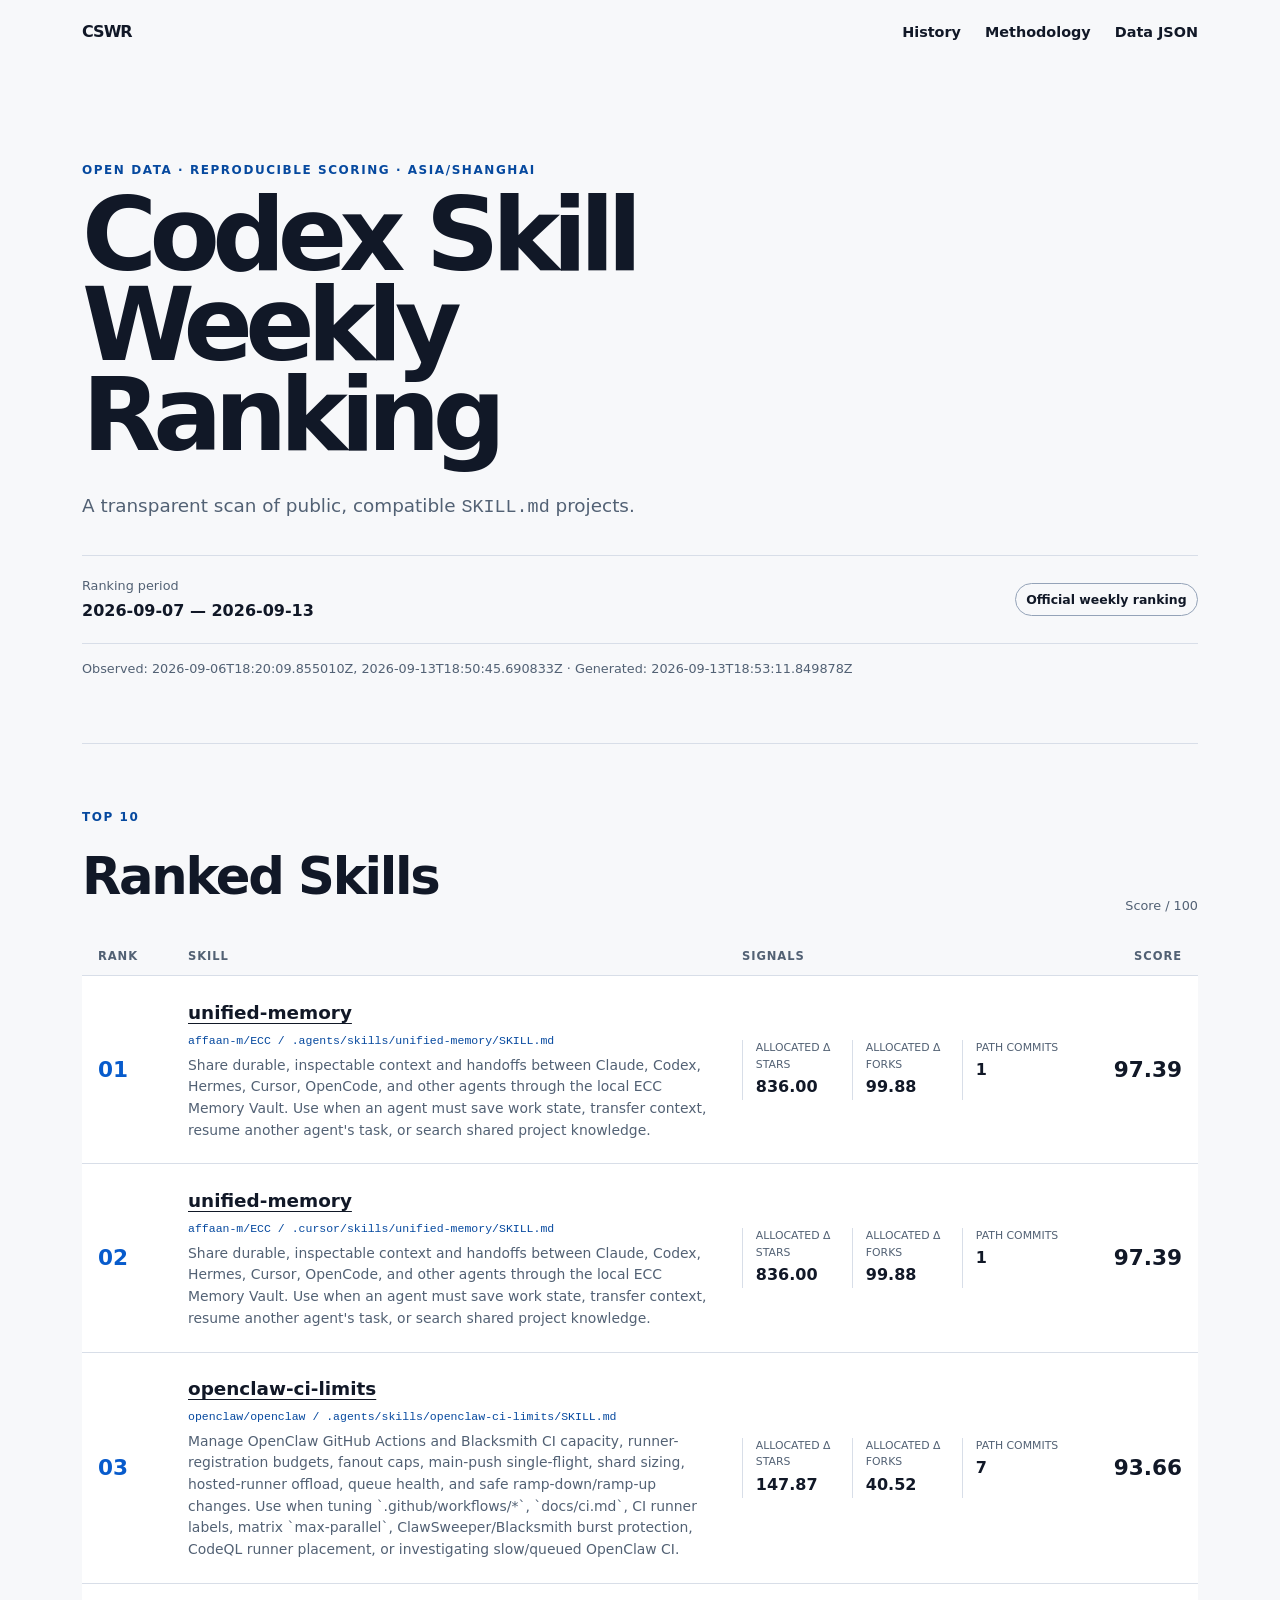
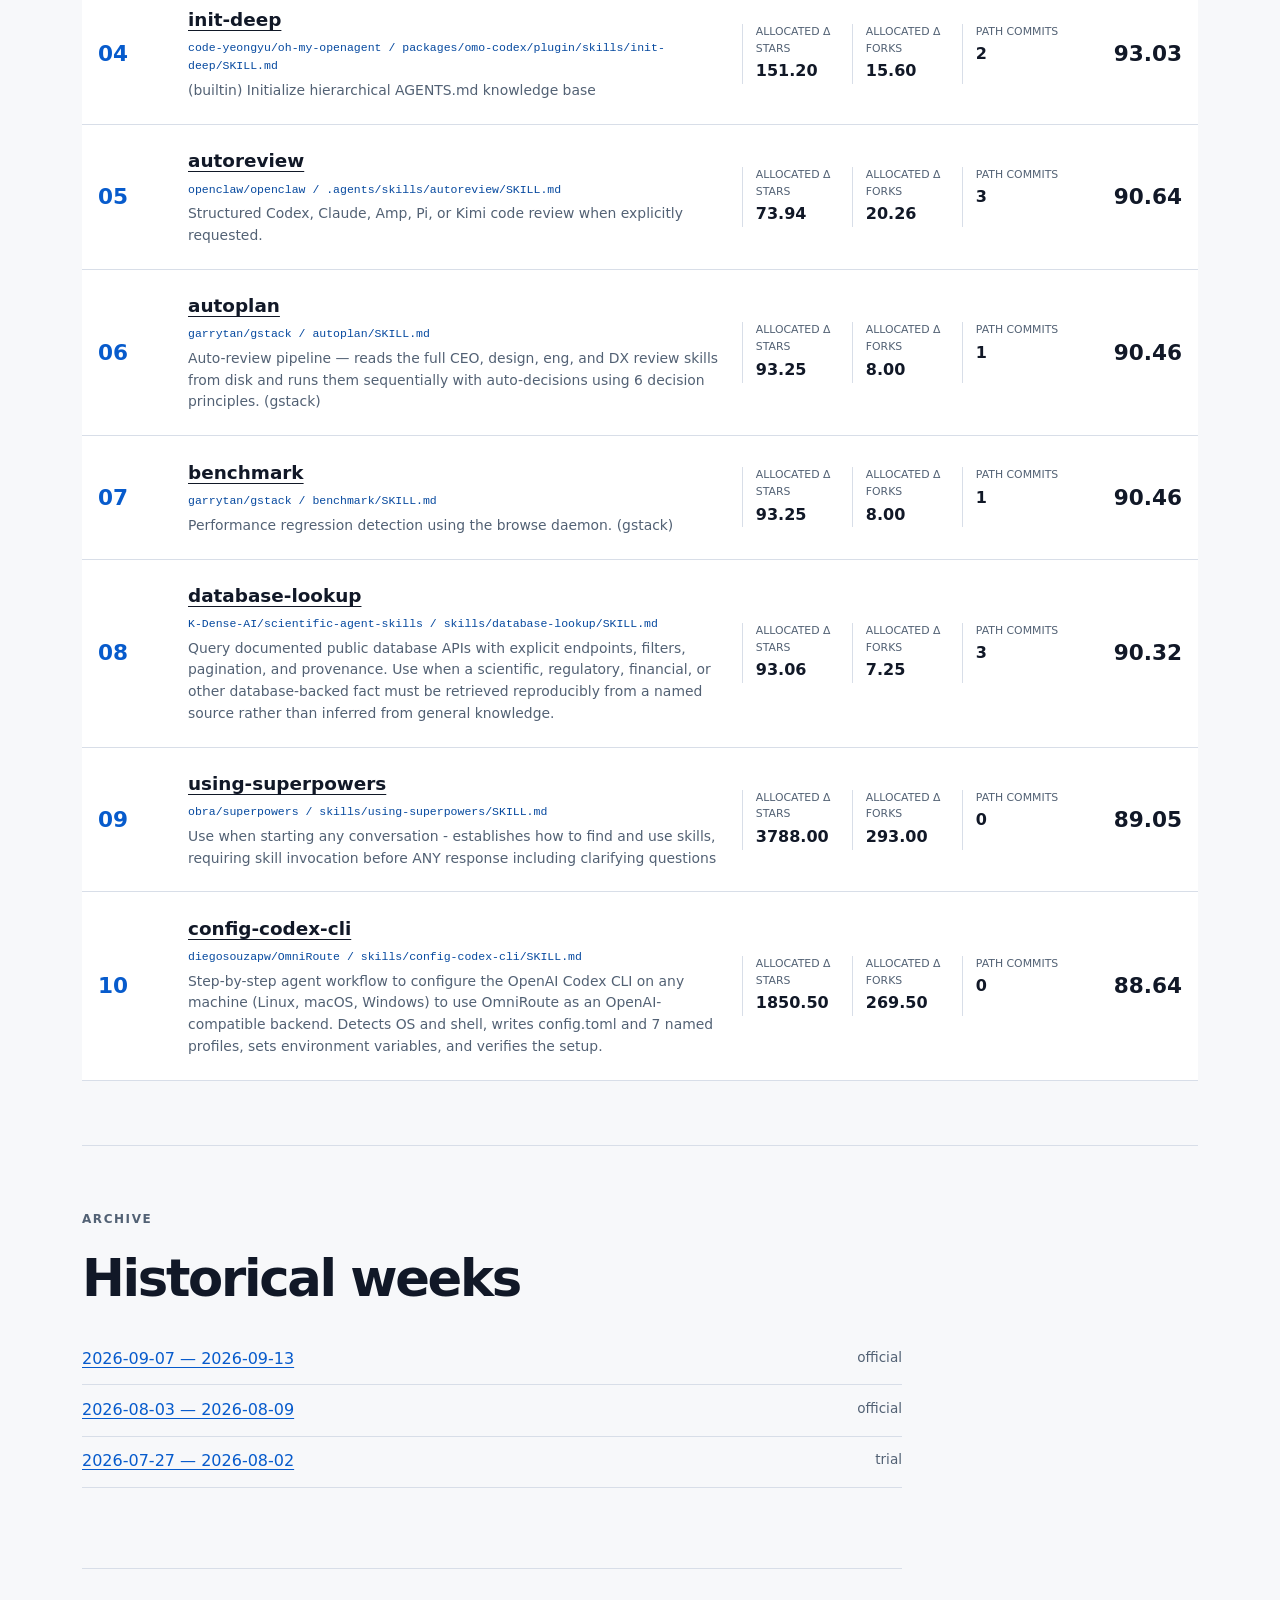
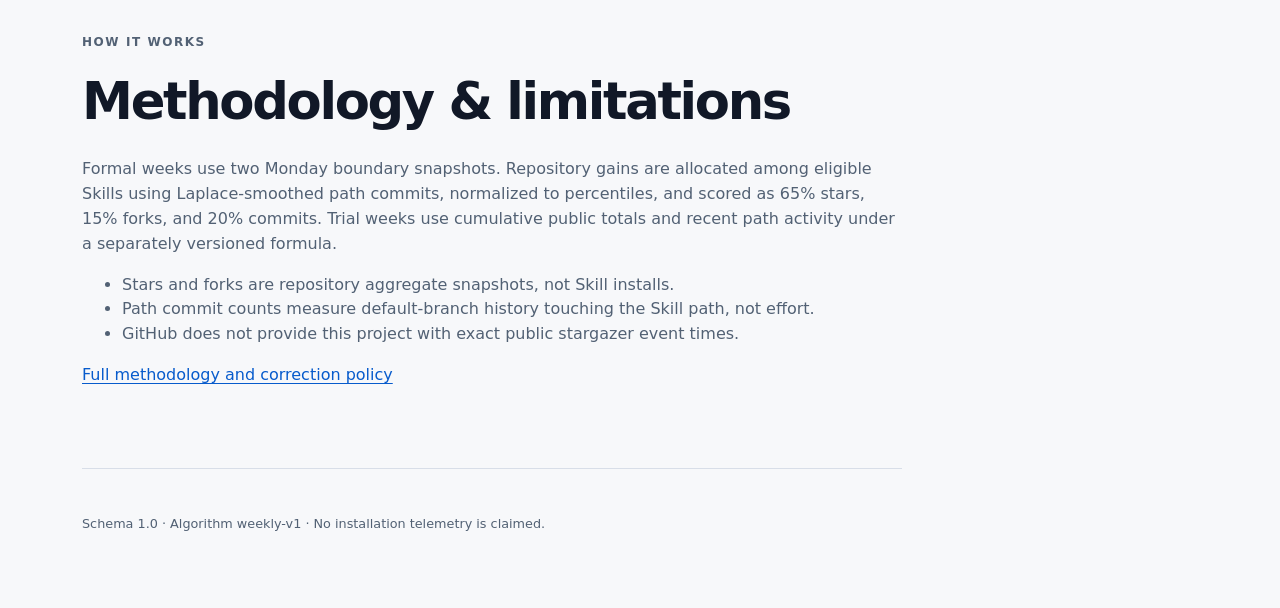
<file: docs/weeks/2026-09-07.html>
<!doctype html>
<html lang="en">
<head>
  <meta charset="utf-8">
  <meta name="viewport" content="width=device-width, initial-scale=1">
  <meta name="description" content="A reproducible weekly ranking of public Codex-compatible Skills.">
  <title>Codex Skill Weekly Ranking · 2026-09-07</title>
  <link rel="stylesheet" href="../assets/styles.css">
</head>
<body>
  <a class="skip-link" href="#ranking">Skip to ranking</a>
  <header class="site-header">
    <a class="wordmark" href="../index.html" aria-label="Codex Skill Weekly Ranking home">CSWR</a>
    <nav aria-label="Primary">
      <a href="#history">History</a>
      <a href="#methodology">Methodology</a>
      <a href="../data/2026-09-07.json">Data JSON</a>
    </nav>
  </header>
  <main>
    <section class="hero" aria-labelledby="page-title">
      <p class="eyebrow">Open data · reproducible scoring · Asia/Shanghai</p>
      <h1 id="page-title">Codex Skill<br>Weekly Ranking</h1>
      <p class="lede">A transparent scan of public, compatible <code>SKILL.md</code> projects.</p>
      <div class="period">
        <div>
          <span class="meta-label">Ranking period</span>
          <strong>2026-09-07 — 2026-09-13</strong>
        </div>
        <span class="status">Official weekly ranking</span>
      </div>
      <p class="freshness">Observed: 2026-09-06T18:20:09.855010Z, 2026-09-13T18:50:45.690833Z · Generated: 2026-09-13T18:53:11.849878Z</p>
    </section>

    <section id="ranking" class="ranking-section" aria-labelledby="ranking-title">
      <div class="section-heading">
        <div>
          <p class="eyebrow">Top 10</p>
          <h2 id="ranking-title">Ranked Skills</h2>
        </div>
        <p>Score / 100</p>
      </div>
      <div class="rank-header" aria-hidden="true">
        <span>Rank</span><span>Skill</span><span>Signals</span><span>Score</span>
      </div>
      <ol class="ranking-list">
        <li class="rank-row" data-candidate-key="1136590548:.agents/skills/unified-memory/SKILL.md">
          <span class="rank-number" aria-label="Rank 1">01</span>
          <div class="skill-copy">
            <h3><a href="https://github.com/affaan-m/ECC/blob/main/.agents/skills/unified-memory/SKILL.md" rel="noreferrer">unified-memory</a></h3>
            <p class="repo">affaan-m/ECC / .agents/skills/unified-memory/SKILL.md</p>
            <p>Share durable, inspectable context and handoffs between Claude, Codex, Hermes, Cursor, OpenCode, and other agents through the local ECC Memory Vault. Use when an agent must save work state, transfer context, resume another agent&#39;s task, or search shared project knowledge.</p>
          </div>
          <dl class="metrics">
            <div><dt>Allocated Δ stars</dt><dd>836.00</dd></div>
            <div><dt>Allocated Δ forks</dt><dd>99.88</dd></div>
            <div><dt>Path commits</dt><dd>1</dd></div>
          </dl>
          <strong class="score">97.39</strong>
        </li>
        <li class="rank-row" data-candidate-key="1136590548:.cursor/skills/unified-memory/SKILL.md">
          <span class="rank-number" aria-label="Rank 2">02</span>
          <div class="skill-copy">
            <h3><a href="https://github.com/affaan-m/ECC/blob/main/.cursor/skills/unified-memory/SKILL.md" rel="noreferrer">unified-memory</a></h3>
            <p class="repo">affaan-m/ECC / .cursor/skills/unified-memory/SKILL.md</p>
            <p>Share durable, inspectable context and handoffs between Claude, Codex, Hermes, Cursor, OpenCode, and other agents through the local ECC Memory Vault. Use when an agent must save work state, transfer context, resume another agent&#39;s task, or search shared project knowledge.</p>
          </div>
          <dl class="metrics">
            <div><dt>Allocated Δ stars</dt><dd>836.00</dd></div>
            <div><dt>Allocated Δ forks</dt><dd>99.88</dd></div>
            <div><dt>Path commits</dt><dd>1</dd></div>
          </dl>
          <strong class="score">97.39</strong>
        </li>
        <li class="rank-row" data-candidate-key="1103012935:.agents/skills/openclaw-ci-limits/SKILL.md">
          <span class="rank-number" aria-label="Rank 3">03</span>
          <div class="skill-copy">
            <h3><a href="https://github.com/openclaw/openclaw/blob/main/.agents/skills/openclaw-ci-limits/SKILL.md" rel="noreferrer">openclaw-ci-limits</a></h3>
            <p class="repo">openclaw/openclaw / .agents/skills/openclaw-ci-limits/SKILL.md</p>
            <p>Manage OpenClaw GitHub Actions and Blacksmith CI capacity, runner-registration budgets, fanout caps, main-push single-flight, shard sizing, hosted-runner offload, queue health, and safe ramp-down/ramp-up changes. Use when tuning `.github/workflows/*`, `docs/ci.md`, CI runner labels, matrix `max-parallel`, ClawSweeper/Blacksmith burst protection, CodeQL runner placement, or investigating slow/queued OpenClaw CI.</p>
          </div>
          <dl class="metrics">
            <div><dt>Allocated Δ stars</dt><dd>147.87</dd></div>
            <div><dt>Allocated Δ forks</dt><dd>40.52</dd></div>
            <div><dt>Path commits</dt><dd>7</dd></div>
          </dl>
          <strong class="score">93.66</strong>
        </li>
        <li class="rank-row" data-candidate-key="1108837393:packages/omo-codex/plugin/skills/init-deep/SKILL.md">
          <span class="rank-number" aria-label="Rank 4">04</span>
          <div class="skill-copy">
            <h3><a href="https://github.com/code-yeongyu/oh-my-openagent/blob/dev/packages/omo-codex/plugin/skills/init-deep/SKILL.md" rel="noreferrer">init-deep</a></h3>
            <p class="repo">code-yeongyu/oh-my-openagent / packages/omo-codex/plugin/skills/init-deep/SKILL.md</p>
            <p>(builtin) Initialize hierarchical AGENTS.md knowledge base</p>
          </div>
          <dl class="metrics">
            <div><dt>Allocated Δ stars</dt><dd>151.20</dd></div>
            <div><dt>Allocated Δ forks</dt><dd>15.60</dd></div>
            <div><dt>Path commits</dt><dd>2</dd></div>
          </dl>
          <strong class="score">93.03</strong>
        </li>
        <li class="rank-row" data-candidate-key="1103012935:.agents/skills/autoreview/SKILL.md">
          <span class="rank-number" aria-label="Rank 5">05</span>
          <div class="skill-copy">
            <h3><a href="https://github.com/openclaw/openclaw/blob/main/.agents/skills/autoreview/SKILL.md" rel="noreferrer">autoreview</a></h3>
            <p class="repo">openclaw/openclaw / .agents/skills/autoreview/SKILL.md</p>
            <p>Structured Codex, Claude, Amp, Pi, or Kimi code review when explicitly requested.</p>
          </div>
          <dl class="metrics">
            <div><dt>Allocated Δ stars</dt><dd>73.94</dd></div>
            <div><dt>Allocated Δ forks</dt><dd>20.26</dd></div>
            <div><dt>Path commits</dt><dd>3</dd></div>
          </dl>
          <strong class="score">90.64</strong>
        </li>
        <li class="rank-row" data-candidate-key="1179264259:autoplan/SKILL.md">
          <span class="rank-number" aria-label="Rank 6">06</span>
          <div class="skill-copy">
            <h3><a href="https://github.com/garrytan/gstack/blob/main/autoplan/SKILL.md" rel="noreferrer">autoplan</a></h3>
            <p class="repo">garrytan/gstack / autoplan/SKILL.md</p>
            <p>Auto-review pipeline — reads the full CEO, design, eng, and DX review skills from disk and runs them sequentially with auto-decisions using 6 decision principles. (gstack)</p>
          </div>
          <dl class="metrics">
            <div><dt>Allocated Δ stars</dt><dd>93.25</dd></div>
            <div><dt>Allocated Δ forks</dt><dd>8.00</dd></div>
            <div><dt>Path commits</dt><dd>1</dd></div>
          </dl>
          <strong class="score">90.46</strong>
        </li>
        <li class="rank-row" data-candidate-key="1179264259:benchmark/SKILL.md">
          <span class="rank-number" aria-label="Rank 7">07</span>
          <div class="skill-copy">
            <h3><a href="https://github.com/garrytan/gstack/blob/main/benchmark/SKILL.md" rel="noreferrer">benchmark</a></h3>
            <p class="repo">garrytan/gstack / benchmark/SKILL.md</p>
            <p>Performance regression detection using the browse daemon. (gstack)</p>
          </div>
          <dl class="metrics">
            <div><dt>Allocated Δ stars</dt><dd>93.25</dd></div>
            <div><dt>Allocated Δ forks</dt><dd>8.00</dd></div>
            <div><dt>Path commits</dt><dd>1</dd></div>
          </dl>
          <strong class="score">90.46</strong>
        </li>
        <li class="rank-row" data-candidate-key="1079456184:skills/database-lookup/SKILL.md">
          <span class="rank-number" aria-label="Rank 8">08</span>
          <div class="skill-copy">
            <h3><a href="https://github.com/K-Dense-AI/scientific-agent-skills/blob/main/skills/database-lookup/SKILL.md" rel="noreferrer">database-lookup</a></h3>
            <p class="repo">K-Dense-AI/scientific-agent-skills / skills/database-lookup/SKILL.md</p>
            <p>Query documented public database APIs with explicit endpoints, filters, pagination, and provenance. Use when a scientific, regulatory, financial, or other database-backed fact must be retrieved reproducibly from a named source rather than inferred from general knowledge.</p>
          </div>
          <dl class="metrics">
            <div><dt>Allocated Δ stars</dt><dd>93.06</dd></div>
            <div><dt>Allocated Δ forks</dt><dd>7.25</dd></div>
            <div><dt>Path commits</dt><dd>3</dd></div>
          </dl>
          <strong class="score">90.32</strong>
        </li>
        <li class="rank-row" data-candidate-key="1073224795:skills/using-superpowers/SKILL.md">
          <span class="rank-number" aria-label="Rank 9">09</span>
          <div class="skill-copy">
            <h3><a href="https://github.com/obra/superpowers/blob/main/skills/using-superpowers/SKILL.md" rel="noreferrer">using-superpowers</a></h3>
            <p class="repo">obra/superpowers / skills/using-superpowers/SKILL.md</p>
            <p>Use when starting any conversation - establishes how to find and use skills, requiring skill invocation before ANY response including clarifying questions</p>
          </div>
          <dl class="metrics">
            <div><dt>Allocated Δ stars</dt><dd>3788.00</dd></div>
            <div><dt>Allocated Δ forks</dt><dd>293.00</dd></div>
            <div><dt>Path commits</dt><dd>0</dd></div>
          </dl>
          <strong class="score">89.05</strong>
        </li>
        <li class="rank-row" data-candidate-key="1157102282:skills/config-codex-cli/SKILL.md">
          <span class="rank-number" aria-label="Rank 10">10</span>
          <div class="skill-copy">
            <h3><a href="https://github.com/diegosouzapw/OmniRoute/blob/release%2Fv3.8.51/skills/config-codex-cli/SKILL.md" rel="noreferrer">config-codex-cli</a></h3>
            <p class="repo">diegosouzapw/OmniRoute / skills/config-codex-cli/SKILL.md</p>
            <p>Step-by-step agent workflow to configure the OpenAI Codex CLI on any machine (Linux, macOS, Windows) to use OmniRoute as an OpenAI-compatible backend. Detects OS and shell, writes config.toml and 7 named profiles, sets environment variables, and verifies the setup.</p>
          </div>
          <dl class="metrics">
            <div><dt>Allocated Δ stars</dt><dd>1850.50</dd></div>
            <div><dt>Allocated Δ forks</dt><dd>269.50</dd></div>
            <div><dt>Path commits</dt><dd>0</dd></div>
          </dl>
          <strong class="score">88.64</strong>
        </li>
      </ol>
    </section>

    <section id="history" class="text-section" aria-labelledby="history-title">
      <p class="eyebrow">Archive</p>
      <h2 id="history-title">Historical weeks</h2>
      <ul class="history-list">
        <li><a href="../weeks/2026-09-07.html">2026-09-07 — 2026-09-13</a><span>official</span></li>
        <li><a href="../weeks/2026-08-03.html">2026-08-03 — 2026-08-09</a><span>official</span></li>
        <li><a href="../weeks/2026-07-27.html">2026-07-27 — 2026-08-02</a><span>trial</span></li>
      </ul>
    </section>

    <section id="methodology" class="text-section" aria-labelledby="methodology-title">
      <p class="eyebrow">How it works</p>
      <h2 id="methodology-title">Methodology & limitations</h2>
      <p>Formal weeks use two Monday boundary snapshots. Repository gains are allocated among eligible Skills using Laplace-smoothed path commits, normalized to percentiles, and scored as 65% stars, 15% forks, and 20% commits. Trial weeks use cumulative public totals and recent path activity under a separately versioned formula.</p>
      <ul>
<li>Stars and forks are repository aggregate snapshots, not Skill installs.</li><li>Path commit counts measure default-branch history touching the Skill path, not effort.</li><li>GitHub does not provide this project with exact public stargazer event times.</li>      </ul>
      <p><a href="../METHODOLOGY.md">Full methodology and correction policy</a></p>
    </section>
  </main>
  <footer>
    <p>Schema 1.0 · Algorithm weekly-v1 · No installation telemetry is claimed.</p>
  </footer>
  <script src="../assets/site.js" defer></script>
</body>
</html>
</file>
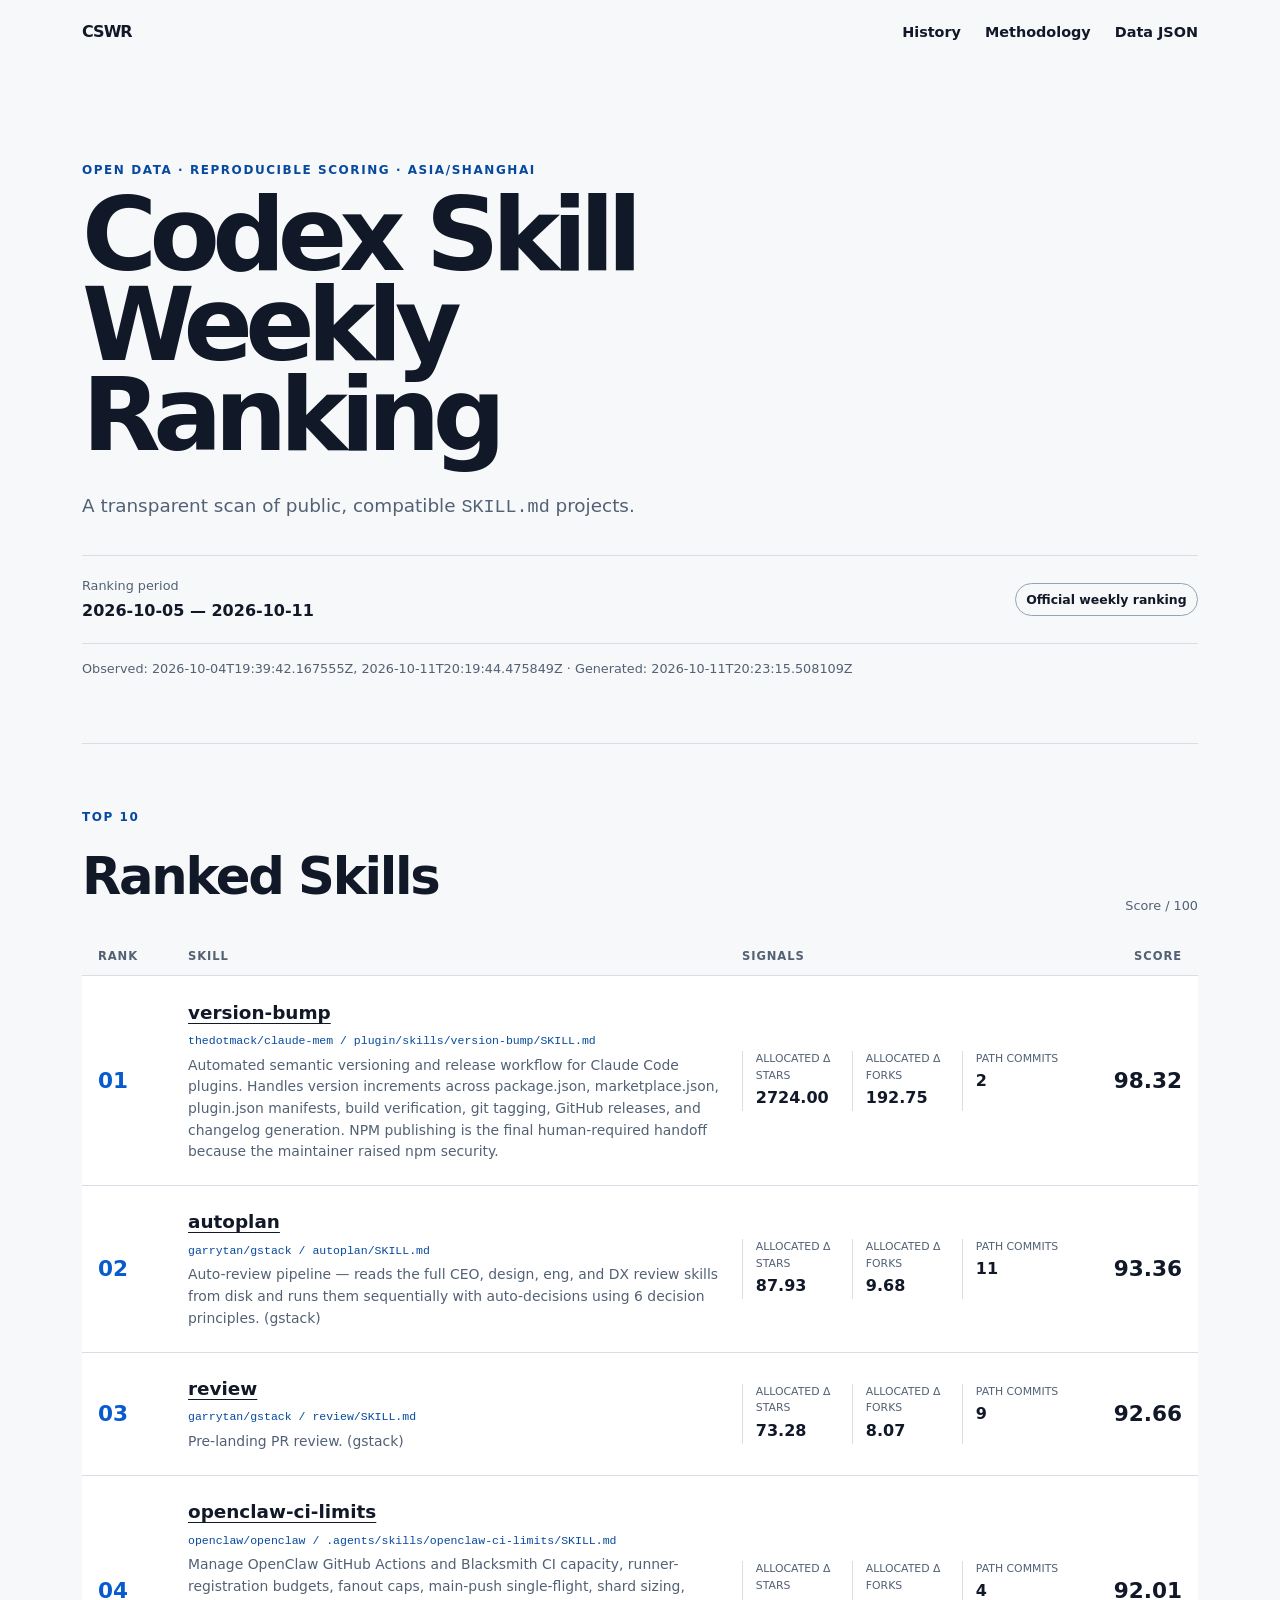
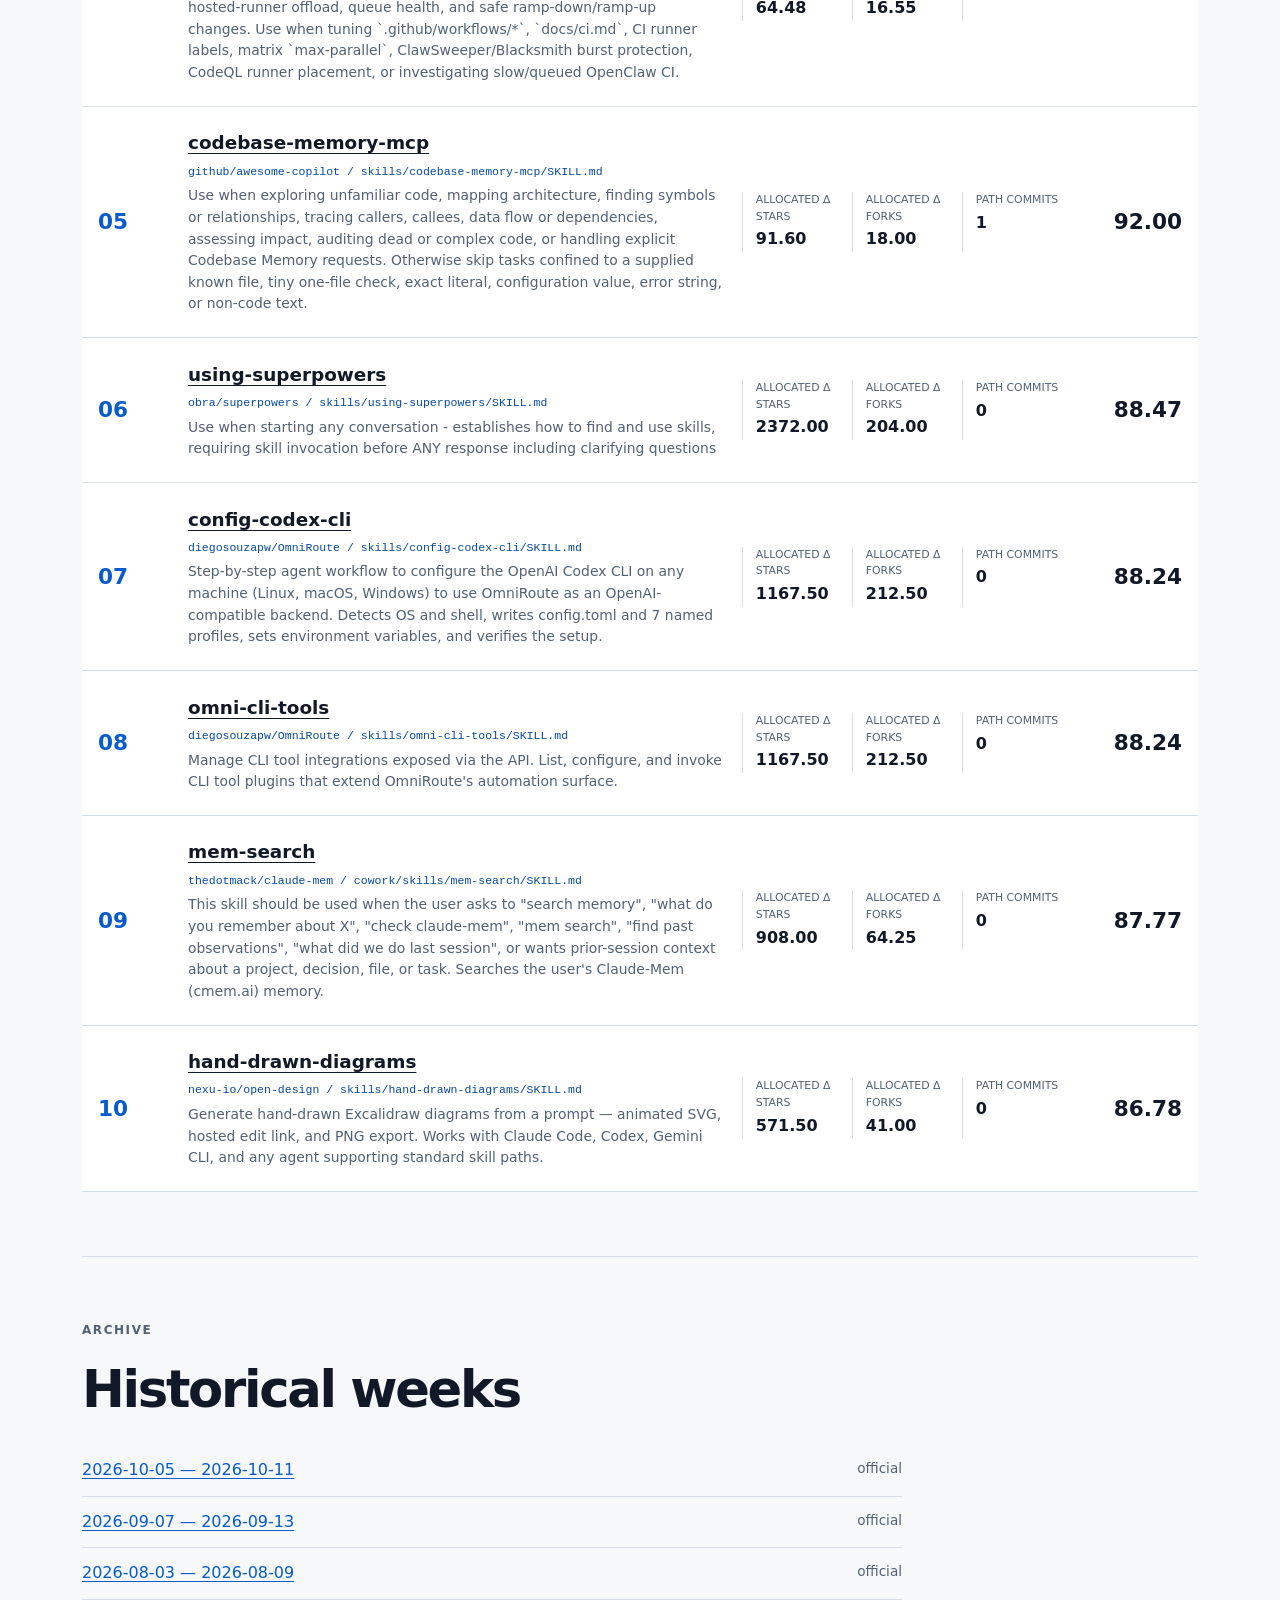
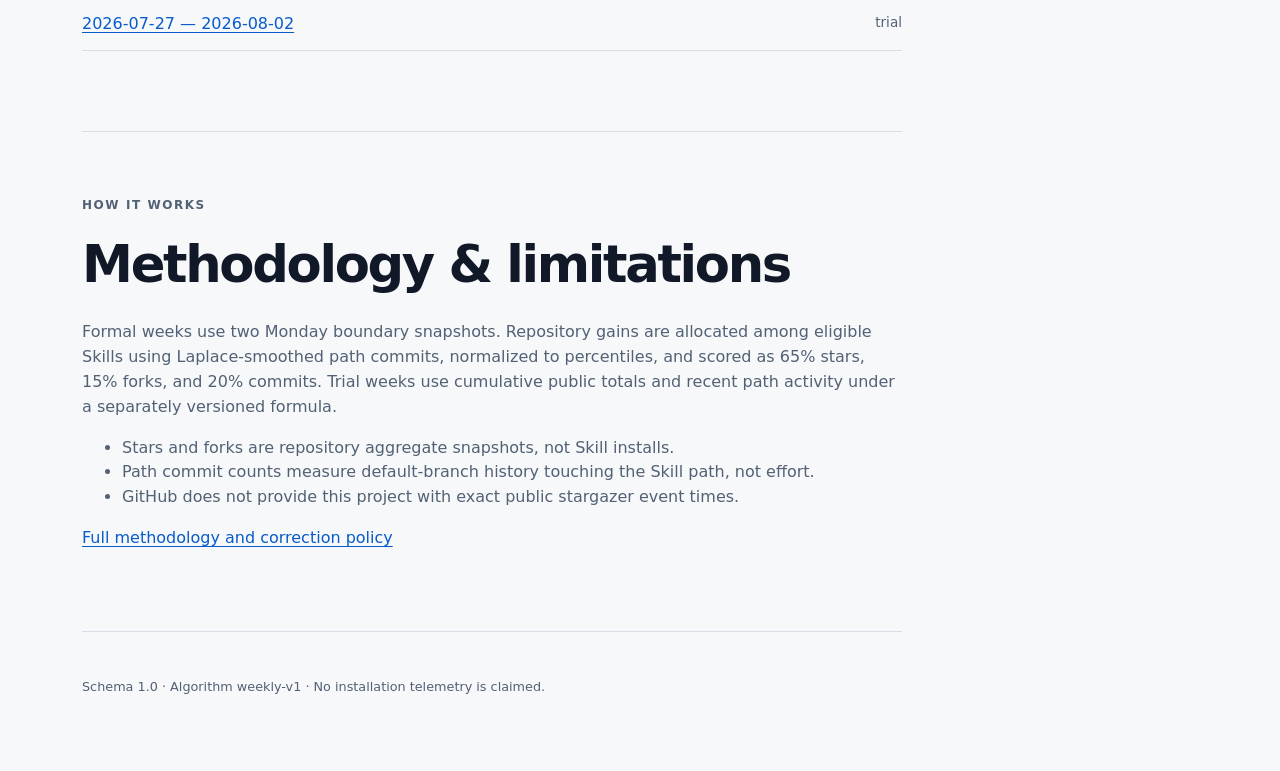
<file: docs/weeks/2026-10-05.html>
<!doctype html>
<html lang="en">
<head>
  <meta charset="utf-8">
  <meta name="viewport" content="width=device-width, initial-scale=1">
  <meta name="description" content="A reproducible weekly ranking of public Codex-compatible Skills.">
  <title>Codex Skill Weekly Ranking · 2026-10-05</title>
  <link rel="stylesheet" href="../assets/styles.css">
</head>
<body>
  <a class="skip-link" href="#ranking">Skip to ranking</a>
  <header class="site-header">
    <a class="wordmark" href="../index.html" aria-label="Codex Skill Weekly Ranking home">CSWR</a>
    <nav aria-label="Primary">
      <a href="#history">History</a>
      <a href="#methodology">Methodology</a>
      <a href="../data/2026-10-05.json">Data JSON</a>
    </nav>
  </header>
  <main>
    <section class="hero" aria-labelledby="page-title">
      <p class="eyebrow">Open data · reproducible scoring · Asia/Shanghai</p>
      <h1 id="page-title">Codex Skill<br>Weekly Ranking</h1>
      <p class="lede">A transparent scan of public, compatible <code>SKILL.md</code> projects.</p>
      <div class="period">
        <div>
          <span class="meta-label">Ranking period</span>
          <strong>2026-10-05 — 2026-10-11</strong>
        </div>
        <span class="status">Official weekly ranking</span>
      </div>
      <p class="freshness">Observed: 2026-10-04T19:39:42.167555Z, 2026-10-11T20:19:44.475849Z · Generated: 2026-10-11T20:23:15.508109Z</p>
    </section>

    <section id="ranking" class="ranking-section" aria-labelledby="ranking-title">
      <div class="section-heading">
        <div>
          <p class="eyebrow">Top 10</p>
          <h2 id="ranking-title">Ranked Skills</h2>
        </div>
        <p>Score / 100</p>
      </div>
      <div class="rank-header" aria-hidden="true">
        <span>Rank</span><span>Skill</span><span>Signals</span><span>Score</span>
      </div>
      <ol class="ranking-list">
        <li class="rank-row" data-candidate-key="1048065319:plugin/skills/version-bump/SKILL.md">
          <span class="rank-number" aria-label="Rank 1">01</span>
          <div class="skill-copy">
            <h3><a href="https://github.com/thedotmack/claude-mem/blob/main/plugin/skills/version-bump/SKILL.md" rel="noreferrer">version-bump</a></h3>
            <p class="repo">thedotmack/claude-mem / plugin/skills/version-bump/SKILL.md</p>
            <p>Automated semantic versioning and release workflow for Claude Code plugins. Handles version increments across package.json, marketplace.json, plugin.json manifests, build verification, git tagging, GitHub releases, and changelog generation. NPM publishing is the final human-required handoff because the maintainer raised npm security.</p>
          </div>
          <dl class="metrics">
            <div><dt>Allocated Δ stars</dt><dd>2724.00</dd></div>
            <div><dt>Allocated Δ forks</dt><dd>192.75</dd></div>
            <div><dt>Path commits</dt><dd>2</dd></div>
          </dl>
          <strong class="score">98.32</strong>
        </li>
        <li class="rank-row" data-candidate-key="1179264259:autoplan/SKILL.md">
          <span class="rank-number" aria-label="Rank 2">02</span>
          <div class="skill-copy">
            <h3><a href="https://github.com/garrytan/gstack/blob/main/autoplan/SKILL.md" rel="noreferrer">autoplan</a></h3>
            <p class="repo">garrytan/gstack / autoplan/SKILL.md</p>
            <p>Auto-review pipeline — reads the full CEO, design, eng, and DX review skills from disk and runs them sequentially with auto-decisions using 6 decision principles. (gstack)</p>
          </div>
          <dl class="metrics">
            <div><dt>Allocated Δ stars</dt><dd>87.93</dd></div>
            <div><dt>Allocated Δ forks</dt><dd>9.68</dd></div>
            <div><dt>Path commits</dt><dd>11</dd></div>
          </dl>
          <strong class="score">93.36</strong>
        </li>
        <li class="rank-row" data-candidate-key="1179264259:review/SKILL.md">
          <span class="rank-number" aria-label="Rank 3">03</span>
          <div class="skill-copy">
            <h3><a href="https://github.com/garrytan/gstack/blob/main/review/SKILL.md" rel="noreferrer">review</a></h3>
            <p class="repo">garrytan/gstack / review/SKILL.md</p>
            <p>Pre-landing PR review. (gstack)</p>
          </div>
          <dl class="metrics">
            <div><dt>Allocated Δ stars</dt><dd>73.28</dd></div>
            <div><dt>Allocated Δ forks</dt><dd>8.07</dd></div>
            <div><dt>Path commits</dt><dd>9</dd></div>
          </dl>
          <strong class="score">92.66</strong>
        </li>
        <li class="rank-row" data-candidate-key="1103012935:.agents/skills/openclaw-ci-limits/SKILL.md">
          <span class="rank-number" aria-label="Rank 4">04</span>
          <div class="skill-copy">
            <h3><a href="https://github.com/openclaw/openclaw/blob/main/.agents/skills/openclaw-ci-limits/SKILL.md" rel="noreferrer">openclaw-ci-limits</a></h3>
            <p class="repo">openclaw/openclaw / .agents/skills/openclaw-ci-limits/SKILL.md</p>
            <p>Manage OpenClaw GitHub Actions and Blacksmith CI capacity, runner-registration budgets, fanout caps, main-push single-flight, shard sizing, hosted-runner offload, queue health, and safe ramp-down/ramp-up changes. Use when tuning `.github/workflows/*`, `docs/ci.md`, CI runner labels, matrix `max-parallel`, ClawSweeper/Blacksmith burst protection, CodeQL runner placement, or investigating slow/queued OpenClaw CI.</p>
          </div>
          <dl class="metrics">
            <div><dt>Allocated Δ stars</dt><dd>64.48</dd></div>
            <div><dt>Allocated Δ forks</dt><dd>16.55</dd></div>
            <div><dt>Path commits</dt><dd>4</dd></div>
          </dl>
          <strong class="score">92.01</strong>
        </li>
        <li class="rank-row" data-candidate-key="1000362065:skills/codebase-memory-mcp/SKILL.md">
          <span class="rank-number" aria-label="Rank 5">05</span>
          <div class="skill-copy">
            <h3><a href="https://github.com/github/awesome-copilot/blob/main/skills/codebase-memory-mcp/SKILL.md" rel="noreferrer">codebase-memory-mcp</a></h3>
            <p class="repo">github/awesome-copilot / skills/codebase-memory-mcp/SKILL.md</p>
            <p>Use when exploring unfamiliar code, mapping architecture, finding symbols or relationships, tracing callers, callees, data flow or dependencies, assessing impact, auditing dead or complex code, or handling explicit Codebase Memory requests. Otherwise skip tasks confined to a supplied known file, tiny one-file check, exact literal, configuration value, error string, or non-code text.</p>
          </div>
          <dl class="metrics">
            <div><dt>Allocated Δ stars</dt><dd>91.60</dd></div>
            <div><dt>Allocated Δ forks</dt><dd>18.00</dd></div>
            <div><dt>Path commits</dt><dd>1</dd></div>
          </dl>
          <strong class="score">92.00</strong>
        </li>
        <li class="rank-row" data-candidate-key="1073224795:skills/using-superpowers/SKILL.md">
          <span class="rank-number" aria-label="Rank 6">06</span>
          <div class="skill-copy">
            <h3><a href="https://github.com/obra/superpowers/blob/main/skills/using-superpowers/SKILL.md" rel="noreferrer">using-superpowers</a></h3>
            <p class="repo">obra/superpowers / skills/using-superpowers/SKILL.md</p>
            <p>Use when starting any conversation - establishes how to find and use skills, requiring skill invocation before ANY response including clarifying questions</p>
          </div>
          <dl class="metrics">
            <div><dt>Allocated Δ stars</dt><dd>2372.00</dd></div>
            <div><dt>Allocated Δ forks</dt><dd>204.00</dd></div>
            <div><dt>Path commits</dt><dd>0</dd></div>
          </dl>
          <strong class="score">88.47</strong>
        </li>
        <li class="rank-row" data-candidate-key="1157102282:skills/config-codex-cli/SKILL.md">
          <span class="rank-number" aria-label="Rank 7">07</span>
          <div class="skill-copy">
            <h3><a href="https://github.com/diegosouzapw/OmniRoute/blob/release%2Fv3.8.51/skills/config-codex-cli/SKILL.md" rel="noreferrer">config-codex-cli</a></h3>
            <p class="repo">diegosouzapw/OmniRoute / skills/config-codex-cli/SKILL.md</p>
            <p>Step-by-step agent workflow to configure the OpenAI Codex CLI on any machine (Linux, macOS, Windows) to use OmniRoute as an OpenAI-compatible backend. Detects OS and shell, writes config.toml and 7 named profiles, sets environment variables, and verifies the setup.</p>
          </div>
          <dl class="metrics">
            <div><dt>Allocated Δ stars</dt><dd>1167.50</dd></div>
            <div><dt>Allocated Δ forks</dt><dd>212.50</dd></div>
            <div><dt>Path commits</dt><dd>0</dd></div>
          </dl>
          <strong class="score">88.24</strong>
        </li>
        <li class="rank-row" data-candidate-key="1157102282:skills/omni-cli-tools/SKILL.md">
          <span class="rank-number" aria-label="Rank 8">08</span>
          <div class="skill-copy">
            <h3><a href="https://github.com/diegosouzapw/OmniRoute/blob/release%2Fv3.8.51/skills/omni-cli-tools/SKILL.md" rel="noreferrer">omni-cli-tools</a></h3>
            <p class="repo">diegosouzapw/OmniRoute / skills/omni-cli-tools/SKILL.md</p>
            <p>Manage CLI tool integrations exposed via the API. List, configure, and invoke CLI tool plugins that extend OmniRoute&#39;s automation surface.</p>
          </div>
          <dl class="metrics">
            <div><dt>Allocated Δ stars</dt><dd>1167.50</dd></div>
            <div><dt>Allocated Δ forks</dt><dd>212.50</dd></div>
            <div><dt>Path commits</dt><dd>0</dd></div>
          </dl>
          <strong class="score">88.24</strong>
        </li>
        <li class="rank-row" data-candidate-key="1048065319:cowork/skills/mem-search/SKILL.md">
          <span class="rank-number" aria-label="Rank 9">09</span>
          <div class="skill-copy">
            <h3><a href="https://github.com/thedotmack/claude-mem/blob/main/cowork/skills/mem-search/SKILL.md" rel="noreferrer">mem-search</a></h3>
            <p class="repo">thedotmack/claude-mem / cowork/skills/mem-search/SKILL.md</p>
            <p>This skill should be used when the user asks to &#34;search memory&#34;, &#34;what do you remember about X&#34;, &#34;check claude-mem&#34;, &#34;mem search&#34;, &#34;find past observations&#34;, &#34;what did we do last session&#34;, or wants prior-session context about a project, decision, file, or task. Searches the user&#39;s Claude-Mem (cmem.ai) memory.</p>
          </div>
          <dl class="metrics">
            <div><dt>Allocated Δ stars</dt><dd>908.00</dd></div>
            <div><dt>Allocated Δ forks</dt><dd>64.25</dd></div>
            <div><dt>Path commits</dt><dd>0</dd></div>
          </dl>
          <strong class="score">87.77</strong>
        </li>
        <li class="rank-row" data-candidate-key="1223170290:skills/hand-drawn-diagrams/SKILL.md">
          <span class="rank-number" aria-label="Rank 10">10</span>
          <div class="skill-copy">
            <h3><a href="https://github.com/nexu-io/open-design/blob/main/skills/hand-drawn-diagrams/SKILL.md" rel="noreferrer">hand-drawn-diagrams</a></h3>
            <p class="repo">nexu-io/open-design / skills/hand-drawn-diagrams/SKILL.md</p>
            <p>Generate hand-drawn Excalidraw diagrams from a prompt — animated SVG, hosted edit link, and PNG export. Works with Claude Code, Codex, Gemini CLI, and any agent supporting standard skill paths.</p>
          </div>
          <dl class="metrics">
            <div><dt>Allocated Δ stars</dt><dd>571.50</dd></div>
            <div><dt>Allocated Δ forks</dt><dd>41.00</dd></div>
            <div><dt>Path commits</dt><dd>0</dd></div>
          </dl>
          <strong class="score">86.78</strong>
        </li>
      </ol>
    </section>

    <section id="history" class="text-section" aria-labelledby="history-title">
      <p class="eyebrow">Archive</p>
      <h2 id="history-title">Historical weeks</h2>
      <ul class="history-list">
        <li><a href="../weeks/2026-10-05.html">2026-10-05 — 2026-10-11</a><span>official</span></li>
        <li><a href="../weeks/2026-09-07.html">2026-09-07 — 2026-09-13</a><span>official</span></li>
        <li><a href="../weeks/2026-08-03.html">2026-08-03 — 2026-08-09</a><span>official</span></li>
        <li><a href="../weeks/2026-07-27.html">2026-07-27 — 2026-08-02</a><span>trial</span></li>
      </ul>
    </section>

    <section id="methodology" class="text-section" aria-labelledby="methodology-title">
      <p class="eyebrow">How it works</p>
      <h2 id="methodology-title">Methodology & limitations</h2>
      <p>Formal weeks use two Monday boundary snapshots. Repository gains are allocated among eligible Skills using Laplace-smoothed path commits, normalized to percentiles, and scored as 65% stars, 15% forks, and 20% commits. Trial weeks use cumulative public totals and recent path activity under a separately versioned formula.</p>
      <ul>
<li>Stars and forks are repository aggregate snapshots, not Skill installs.</li><li>Path commit counts measure default-branch history touching the Skill path, not effort.</li><li>GitHub does not provide this project with exact public stargazer event times.</li>      </ul>
      <p><a href="../METHODOLOGY.md">Full methodology and correction policy</a></p>
    </section>
  </main>
  <footer>
    <p>Schema 1.0 · Algorithm weekly-v1 · No installation telemetry is claimed.</p>
  </footer>
  <script src="../assets/site.js" defer></script>
</body>
</html>
</file>
<file: docs/assets/styles.css>
:root {
  color-scheme: light;
  --ink: #111827;
  --muted: #526174;
  --line: #d8dee8;
  --paper: #f7f8fa;
  --white: #ffffff;
  --blue: #075bcc;
  --blue-dark: #06499f;
  --warm: #a94300;
  --warm-bg: #fff4e8;
  font-family: Inter, ui-sans-serif, system-ui, -apple-system, BlinkMacSystemFont, "Segoe UI", sans-serif;
}
* { box-sizing: border-box; }
html { scroll-behavior: smooth; }
body { margin: 0; color: var(--ink); background: var(--paper); line-height: 1.55; }
a { color: var(--blue); text-underline-offset: .2em; }
a:hover { color: var(--blue-dark); }
a:focus-visible { outline: 3px solid #ffb454; outline-offset: 3px; border-radius: 2px; }
.skip-link { position: fixed; z-index: 10; left: 1rem; top: -5rem; padding: .7rem 1rem; background: var(--ink); color: #fff; }
.skip-link:focus { top: 1rem; }
.site-header { max-width: 1180px; margin: 0 auto; padding: 1.25rem 2rem; display: flex; align-items: center; justify-content: space-between; }
.wordmark { font-weight: 900; letter-spacing: -.06em; color: var(--ink); text-decoration: none; }
nav { display: flex; gap: 1.5rem; }
nav a { color: var(--ink); font-size: .9rem; font-weight: 650; text-decoration: none; }
main, footer { max-width: 1180px; margin: 0 auto; padding-inline: 2rem; }
.hero { padding: 6rem 0 4rem; border-bottom: 1px solid var(--line); }
.eyebrow { margin: 0 0 .65rem; color: var(--blue-dark); font-size: .75rem; font-weight: 800; letter-spacing: .13em; text-transform: uppercase; }
h1 { max-width: 800px; margin: 0; font-size: clamp(3.2rem, 8vw, 7rem); line-height: .88; letter-spacing: -.075em; }
.lede { max-width: 620px; margin: 2rem 0; color: var(--muted); font-size: 1.15rem; }
.period { display: flex; align-items: center; gap: 2rem; justify-content: space-between; padding: 1.25rem 0; border-top: 1px solid var(--line); border-bottom: 1px solid var(--line); }
.period div { display: grid; gap: .2rem; }
.meta-label, .freshness { color: var(--muted); font-size: .8rem; }
.status { display: inline-flex; padding: .35rem .65rem; border: 1px solid #94a3b8; border-radius: 999px; font-size: .78rem; font-weight: 750; }
.status-demo { color: #7c2d12; background: var(--warm-bg); border-color: #f0aa6b; }
.status-stale { color: #7c2d12; background: var(--warm-bg); border-color: #c96a28; }
.notice { margin-top: 1.25rem; padding: 1rem 1.2rem; color: #6f2b00; background: var(--warm-bg); border-left: 4px solid var(--warm); }
.notice-stale { border-left-color: #b54708; }
.freshness { margin: .9rem 0 0; }
.ranking-section, .text-section { padding: 4rem 0; border-bottom: 1px solid var(--line); }
.section-heading { display: flex; align-items: end; justify-content: space-between; margin-bottom: 1.4rem; }
h2 { margin: 0; font-size: clamp(2rem, 4vw, 3.5rem); letter-spacing: -.045em; }
.section-heading > p { margin: 0; color: var(--muted); font-size: .8rem; }
.rank-header, .rank-row { display: grid; grid-template-columns: 70px minmax(0, 1fr) 330px 90px; gap: 1.25rem; }
.rank-header { padding: .6rem 1rem; color: var(--muted); font-size: .72rem; font-weight: 800; letter-spacing: .08em; text-transform: uppercase; }
.rank-header span:last-child { text-align: right; }
.ranking-list { list-style: none; padding: 0; margin: 0; }
.rank-row { align-items: center; padding: 1.4rem 1rem; background: var(--white); border-top: 1px solid var(--line); transition: background-color 120ms ease; }
.rank-row:last-child { border-bottom: 1px solid var(--line); }
.rank-row:hover { background: #f0f5fc; }
.rank-number { color: var(--blue); font-size: 1.35rem; font-variant-numeric: tabular-nums; font-weight: 850; }
.skill-copy { min-width: 0; }
.skill-copy h3 { margin: 0 0 .15rem; font-size: 1.15rem; }
.skill-copy h3 a { color: var(--ink); }
.skill-copy p { margin: .3rem 0 0; color: var(--muted); font-size: .87rem; overflow-wrap: anywhere; }
.skill-copy .repo { color: var(--blue-dark); font-family: ui-monospace, "SFMono-Regular", Consolas, monospace; font-size: .72rem; }
.metrics { display: grid; grid-template-columns: repeat(3, 1fr); margin: 0; }
.metrics div { border-left: 1px solid var(--line); padding-left: .8rem; }
.metrics dt { color: var(--muted); font-size: .68rem; text-transform: uppercase; }
.metrics dd { margin: .1rem 0 0; font-variant-numeric: tabular-nums; font-weight: 750; }
.score { text-align: right; font-size: 1.35rem; font-variant-numeric: tabular-nums; }
.text-section { max-width: 820px; }
.text-section > p, .text-section > ul { color: var(--muted); }
.history-list { list-style: none; padding: 0; }
.history-list li { display: flex; justify-content: space-between; gap: 2rem; padding: .8rem 0; border-bottom: 1px solid var(--line); }
.history-list span { color: var(--muted); font-size: .85rem; }
footer { padding-block: 2rem 4rem; color: var(--muted); font-size: .8rem; }
code { font-family: ui-monospace, "SFMono-Regular", Consolas, monospace; }
@media (max-width: 800px) {
  .site-header, main, footer { padding-inline: 1rem; }
  nav a:not(:first-child) { display: none; }
  .hero { padding-top: 3.5rem; }
  .period { align-items: flex-start; flex-direction: column; gap: .8rem; }
  .rank-header { display: none; }
  .ranking-list { display: grid; gap: .8rem; }
  .rank-row { grid-template-columns: 48px minmax(0, 1fr) auto; align-items: start; border: 1px solid var(--line); border-radius: 4px; }
  .skill-copy { grid-column: 2 / 4; }
  .metrics { grid-column: 2 / 4; grid-row: 3; margin-top: .7rem; }
  .score { grid-column: 3; grid-row: 1; }
}
@media (max-width: 460px) {
  h1 { font-size: 3.2rem; }
  .rank-row { grid-template-columns: 38px minmax(0, 1fr) auto; padding: 1rem .8rem; gap: .65rem; }
  .metrics { grid-template-columns: 1fr; gap: .4rem; }
  .metrics div { display: flex; align-items: baseline; justify-content: space-between; }
}
@media (prefers-reduced-motion: reduce) {
  html { scroll-behavior: auto; }
  *, *::before, *::after { transition-duration: .01ms !important; }
}
</file>
